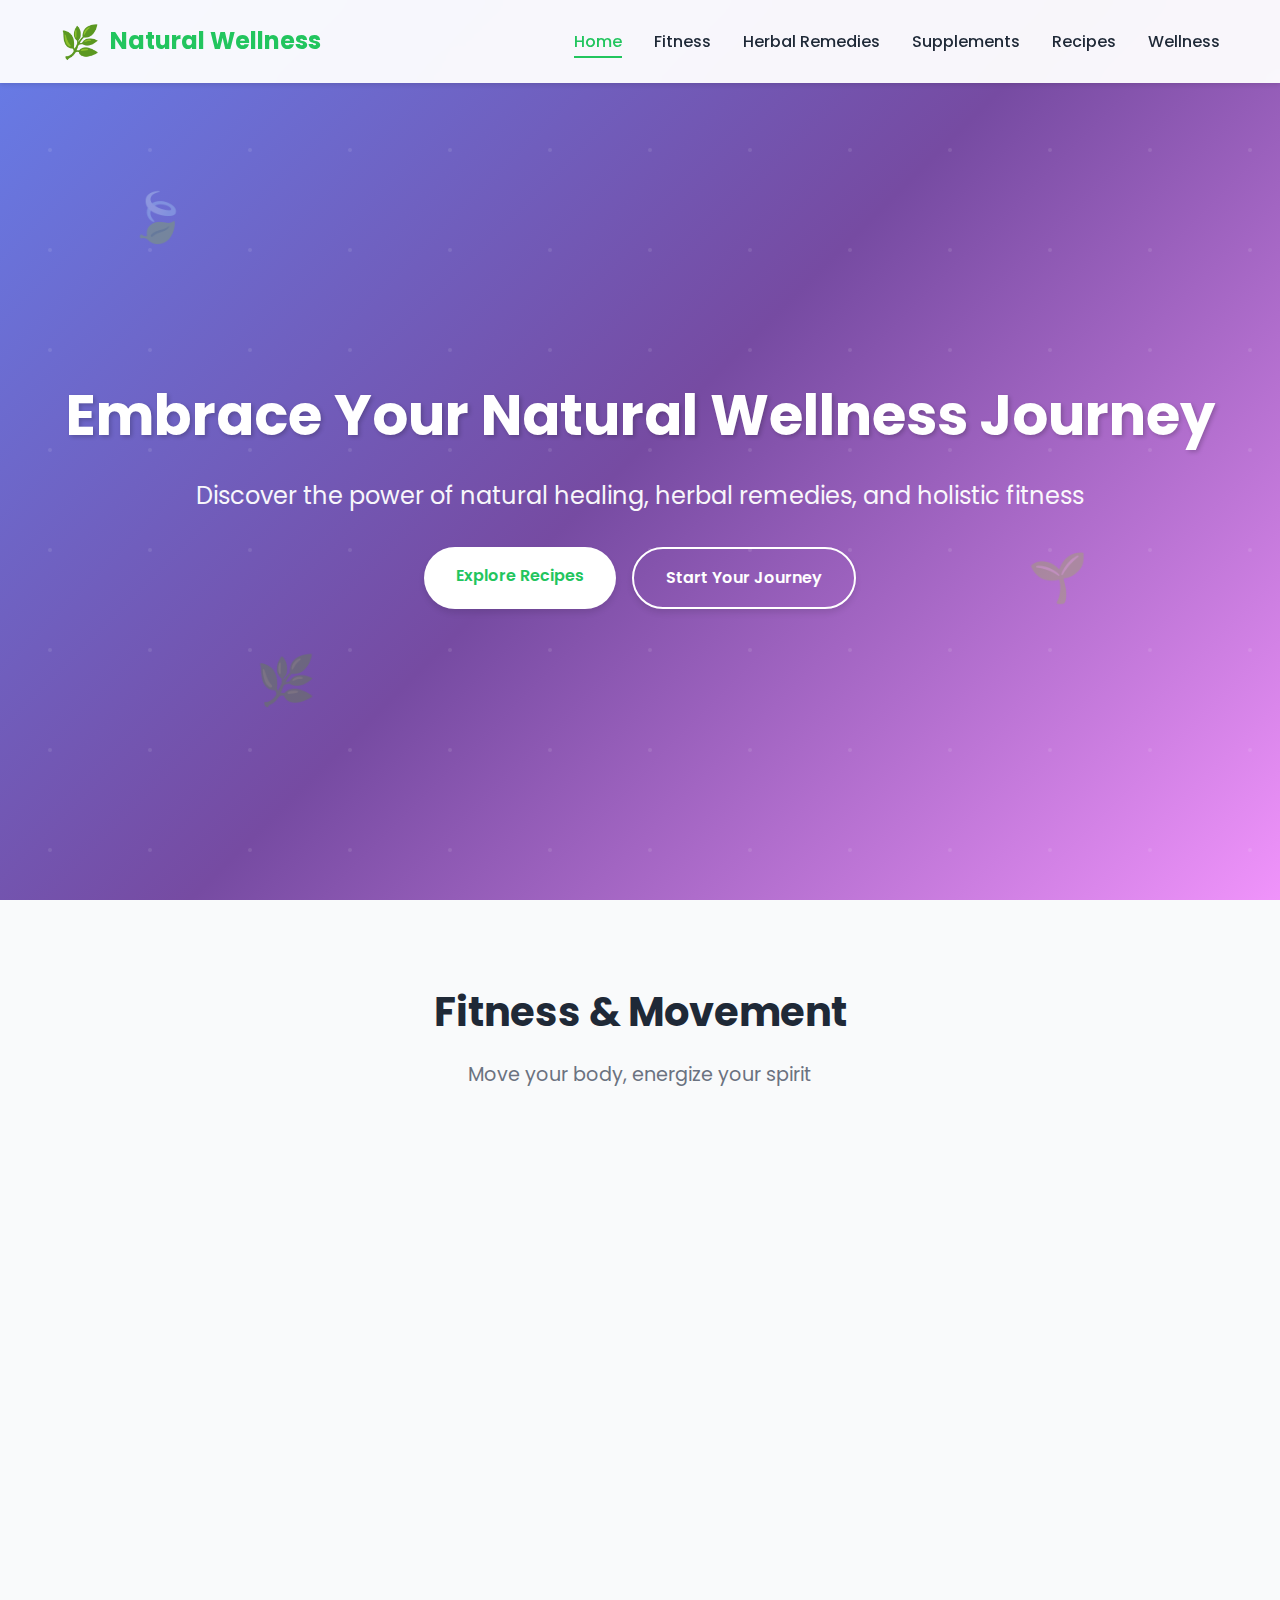
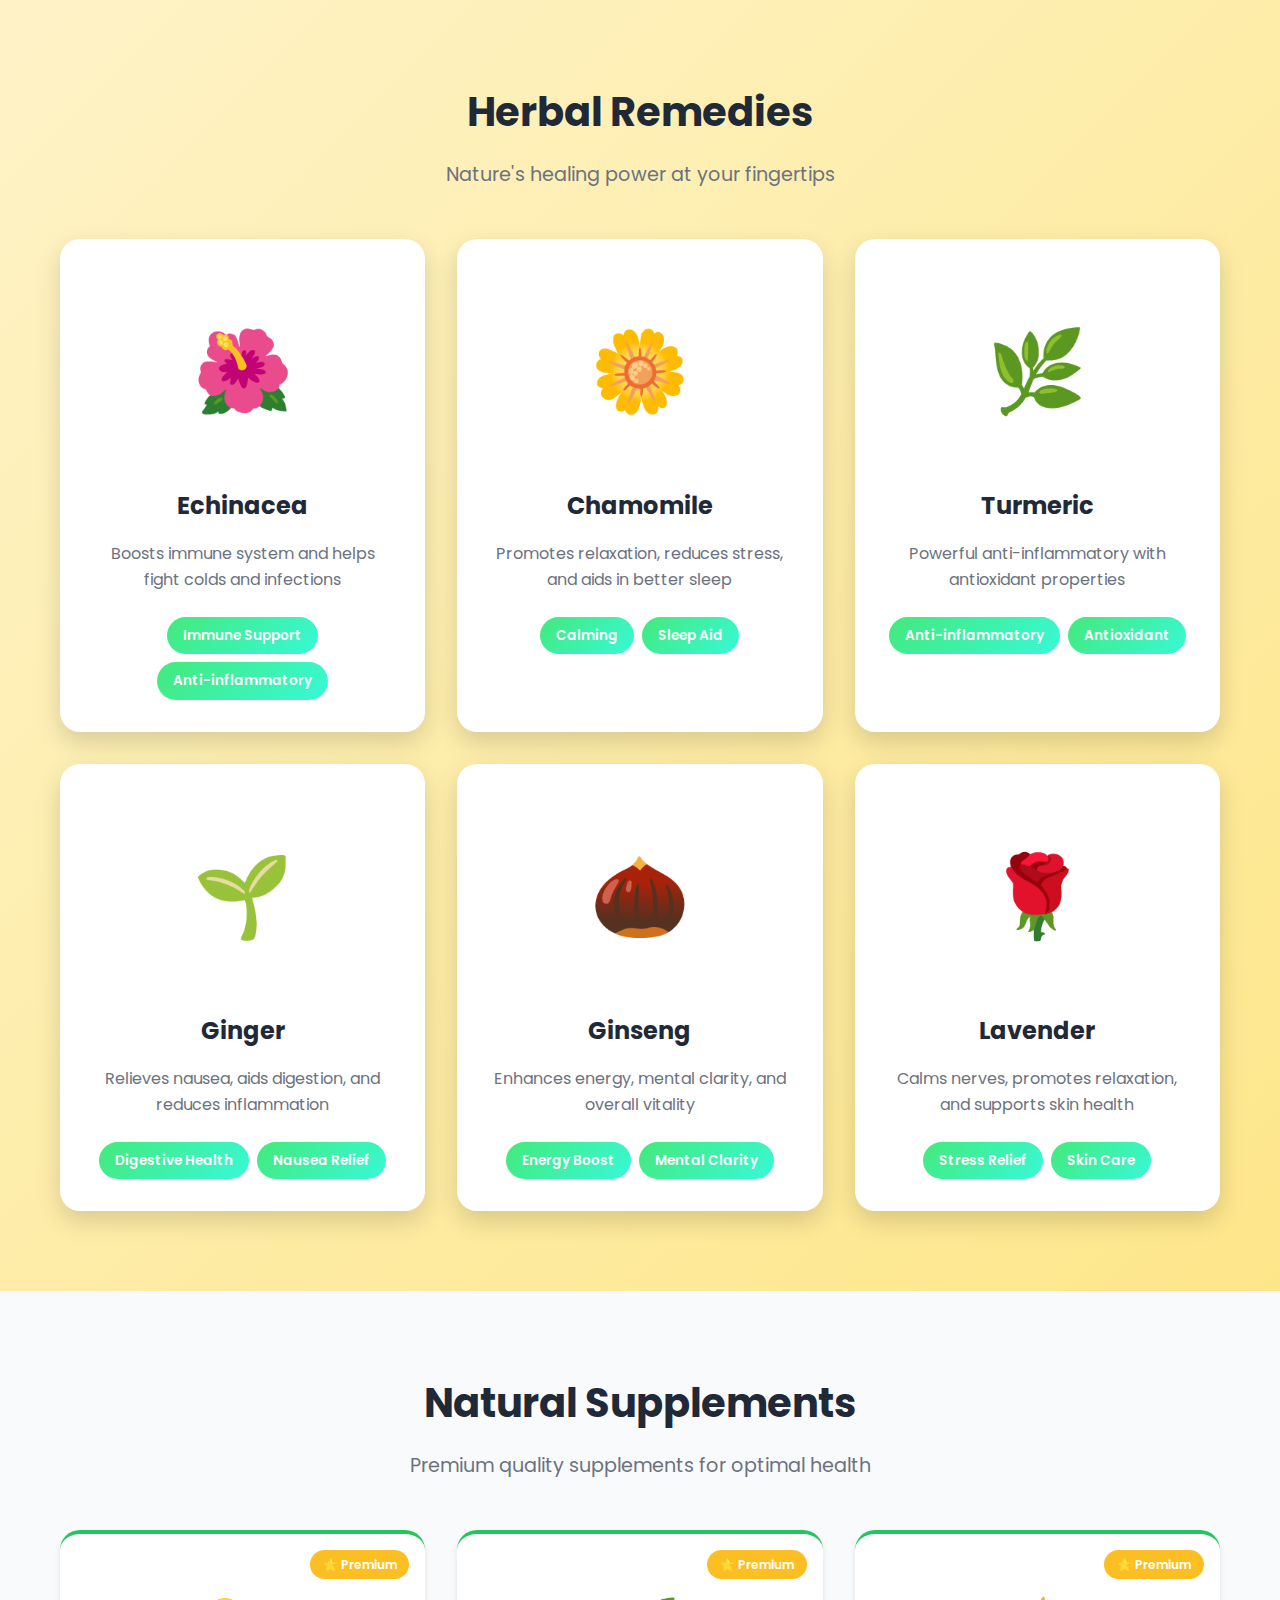
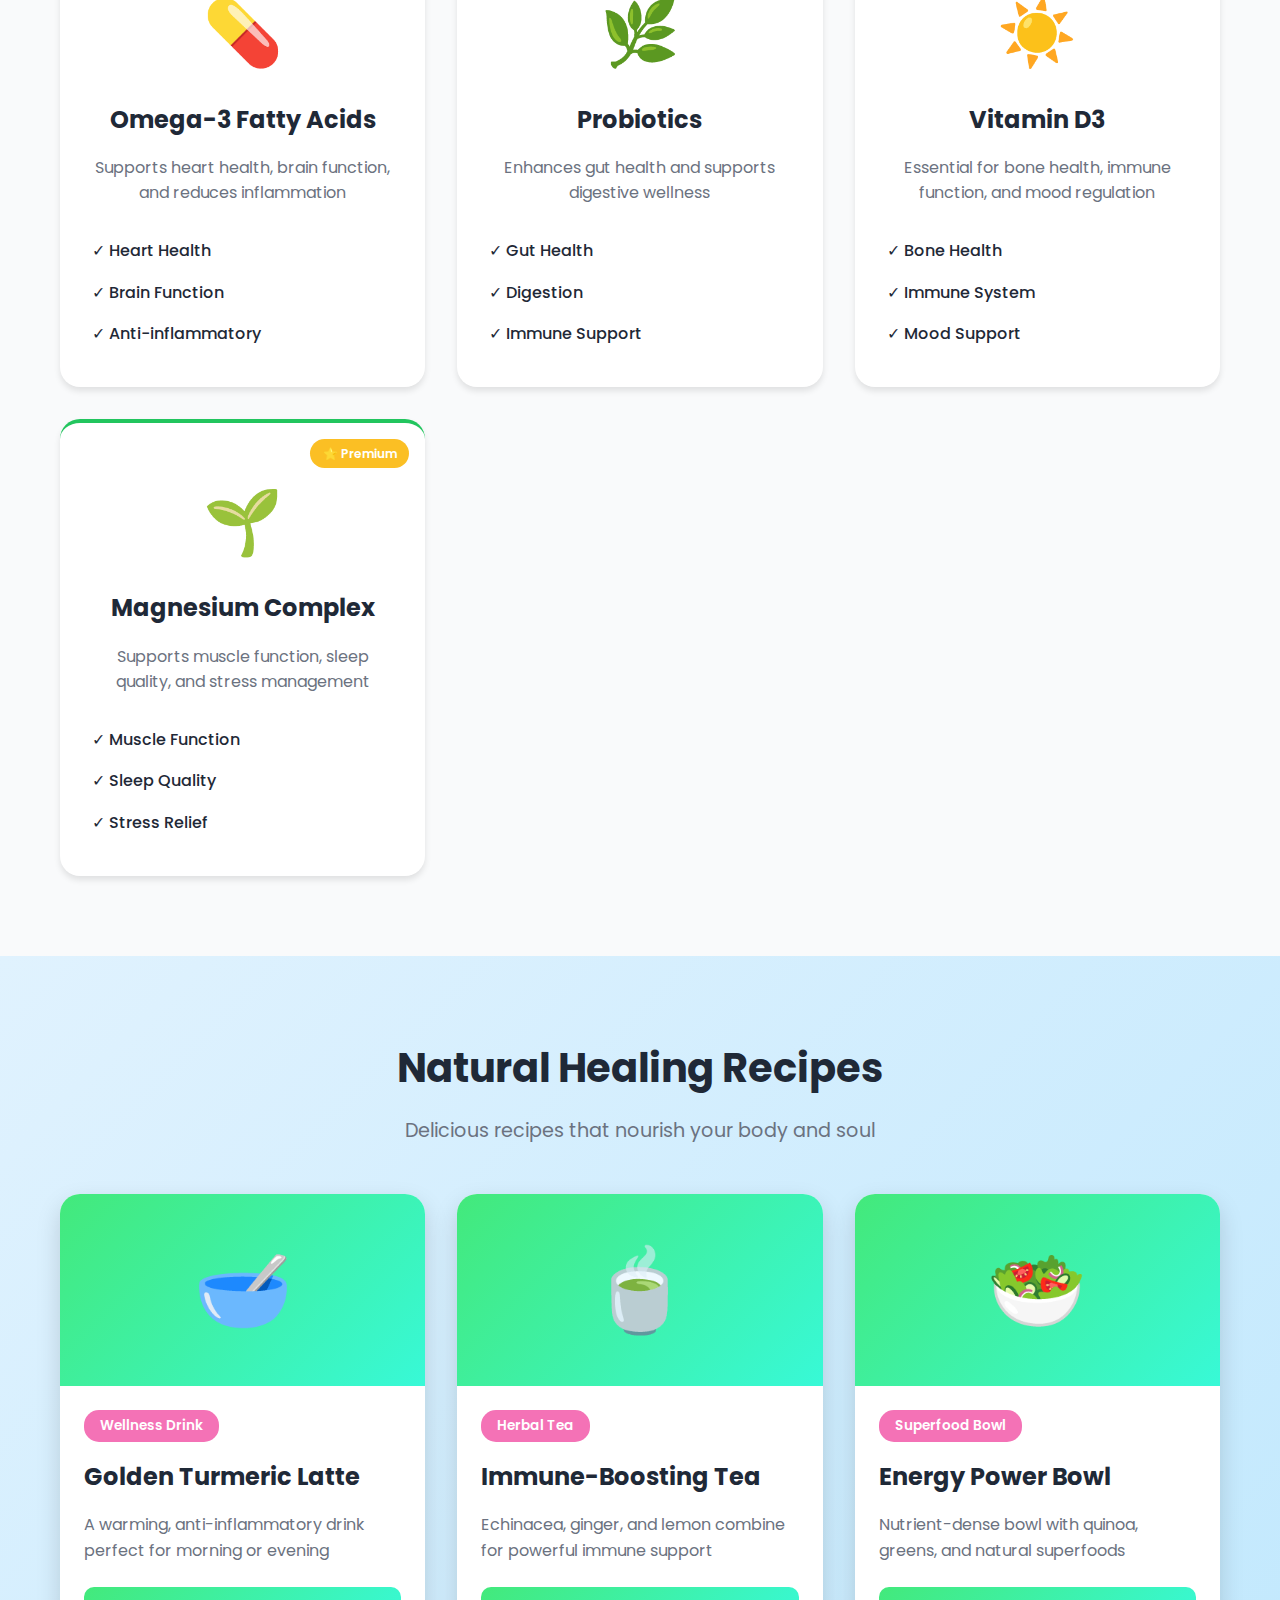
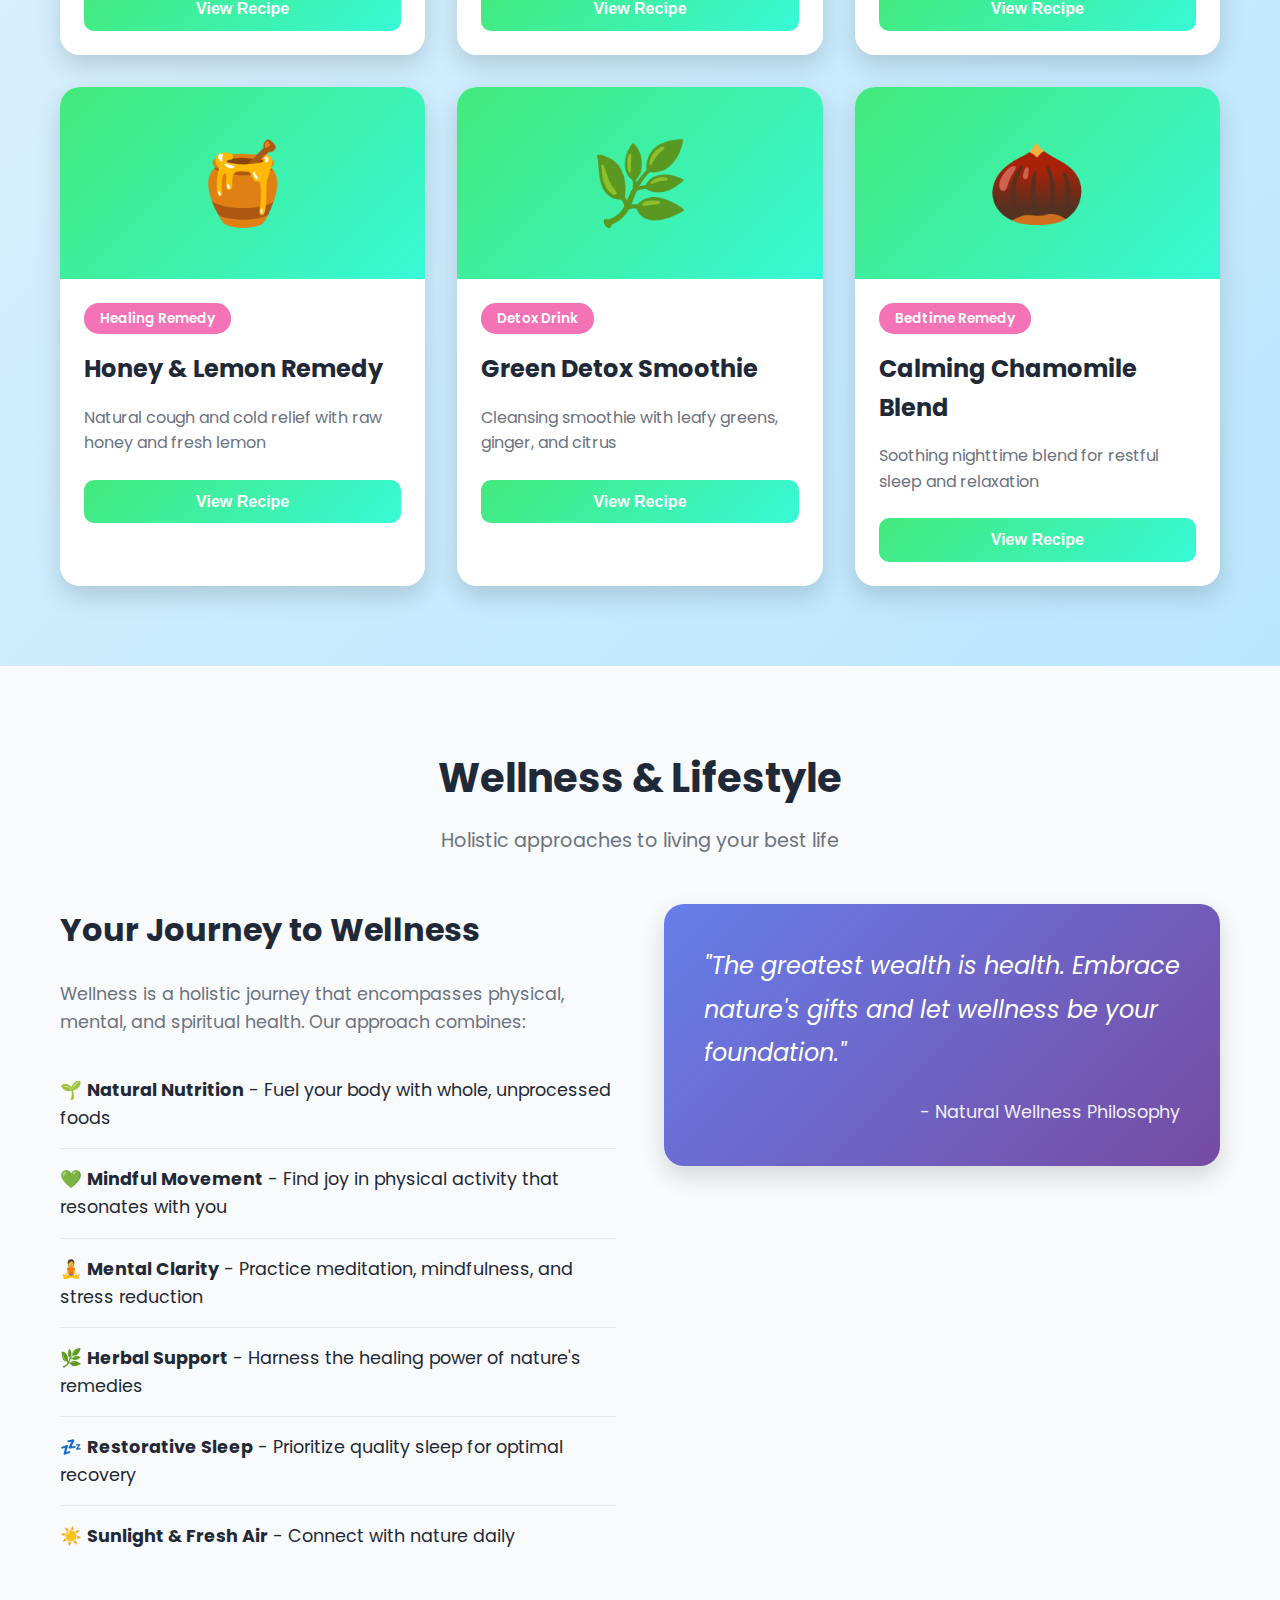
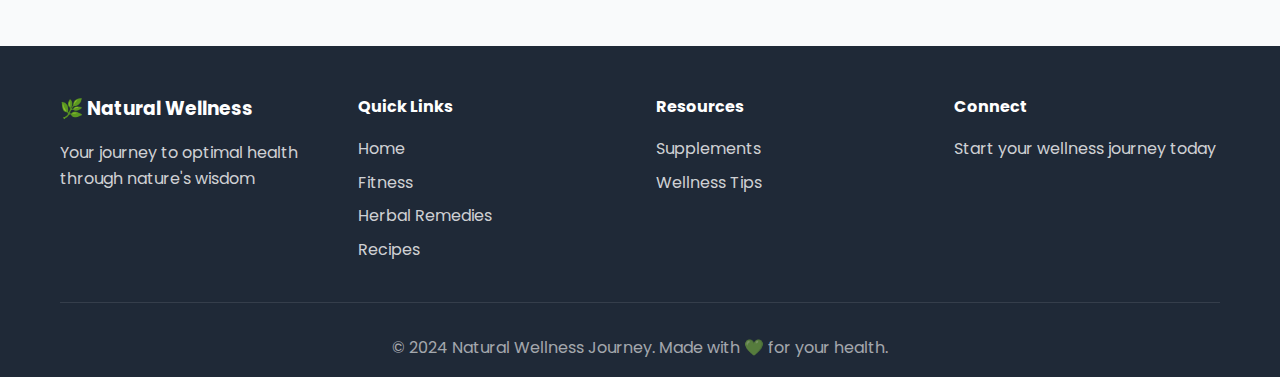
<file: index.html>
<!DOCTYPE html>
<html lang="en">
<head>
    <meta charset="UTF-8">
    <meta name="viewport" content="width=device-width, initial-scale=1.0">
    <title>Natural Wellness Journey - Health, Fitness & Healing</title>
    <link rel="stylesheet" href="styles.css">
    <link href="https://fonts.googleapis.com/css2?family=Poppins:wght@300;400;600;700&display=swap" rel="stylesheet">
</head>
<body>
    <!-- Navigation -->
    <nav class="navbar" id="navbar">
        <div class="container">
            <div class="logo">
                <span class="logo-icon">🌿</span>
                <span class="logo-text">Natural Wellness</span>
            </div>
            <ul class="nav-menu" id="navMenu">
                <li><a href="#home" class="nav-link active">Home</a></li>
                <li><a href="#fitness" class="nav-link">Fitness</a></li>
                <li><a href="#herbs" class="nav-link">Herbal Remedies</a></li>
                <li><a href="#supplements" class="nav-link">Supplements</a></li>
                <li><a href="#recipes" class="nav-link">Recipes</a></li>
                <li><a href="#wellness" class="nav-link">Wellness</a></li>
            </ul>
            <div class="hamburger" id="hamburger">
                <span></span>
                <span></span>
                <span></span>
            </div>
        </div>
    </nav>

    <!-- Hero Section -->
    <section id="home" class="hero">
        <div class="hero-content">
            <h1 class="hero-title">Embrace Your Natural Wellness Journey</h1>
            <p class="hero-subtitle">Discover the power of natural healing, herbal remedies, and holistic fitness</p>
            <div class="hero-buttons">
                <a href="#recipes" class="btn btn-primary">Explore Recipes</a>
                <a href="#wellness" class="btn btn-secondary">Start Your Journey</a>
            </div>
        </div>
        <div class="hero-decoration">
            <div class="floating-leaf leaf-1">🍃</div>
            <div class="floating-leaf leaf-2">🌱</div>
            <div class="floating-leaf leaf-3">🌿</div>
        </div>
    </section>

    <!-- Fitness Section -->
    <section id="fitness" class="section fitness-section">
        <div class="container">
            <h2 class="section-title">Fitness & Movement</h2>
            <p class="section-subtitle">Move your body, energize your spirit</p>
            <div class="fitness-grid">
                <div class="fitness-card" data-aos="fade-up">
                    <div class="card-icon">💪</div>
                    <h3>Strength Training</h3>
                    <p>Build natural strength with bodyweight exercises and functional movements</p>
                </div>
                <div class="fitness-card" data-aos="fade-up" data-aos-delay="100">
                    <div class="card-icon">🧘</div>
                    <h3>Yoga & Mindfulness</h3>
                    <p>Connect mind and body through ancient practices and meditation</p>
                </div>
                <div class="fitness-card" data-aos="fade-up" data-aos-delay="200">
                    <div class="card-icon">🏃</div>
                    <h3>Cardio Wellness</h3>
                    <p>Boost your cardiovascular health with enjoyable activities</p>
                </div>
                <div class="fitness-card" data-aos="fade-up" data-aos-delay="300">
                    <div class="card-icon">🌊</div>
                    <h3>Outdoor Adventures</h3>
                    <p>Experience nature's gym with hiking, swimming, and outdoor activities</p>
                </div>
            </div>
        </div>
    </section>

    <!-- Herbal Remedies Section -->
    <section id="herbs" class="section herbs-section">
        <div class="container">
            <h2 class="section-title">Herbal Remedies</h2>
            <p class="section-subtitle">Nature's healing power at your fingertips</p>
            <div class="herbs-grid">
                <div class="herb-card">
                    <div class="herb-image">🌺</div>
                    <h3>Echinacea</h3>
                    <p>Boosts immune system and helps fight colds and infections</p>
                    <div class="herb-benefits">
                        <span class="badge">Immune Support</span>
                        <span class="badge">Anti-inflammatory</span>
                    </div>
                </div>
                <div class="herb-card">
                    <div class="herb-image">🌼</div>
                    <h3>Chamomile</h3>
                    <p>Promotes relaxation, reduces stress, and aids in better sleep</p>
                    <div class="herb-benefits">
                        <span class="badge">Calming</span>
                        <span class="badge">Sleep Aid</span>
                    </div>
                </div>
                <div class="herb-card">
                    <div class="herb-image">🌿</div>
                    <h3>Turmeric</h3>
                    <p>Powerful anti-inflammatory with antioxidant properties</p>
                    <div class="herb-benefits">
                        <span class="badge">Anti-inflammatory</span>
                        <span class="badge">Antioxidant</span>
                    </div>
                </div>
                <div class="herb-card">
                    <div class="herb-image">🌱</div>
                    <h3>Ginger</h3>
                    <p>Relieves nausea, aids digestion, and reduces inflammation</p>
                    <div class="herb-benefits">
                        <span class="badge">Digestive Health</span>
                        <span class="badge">Nausea Relief</span>
                    </div>
                </div>
                <div class="herb-card">
                    <div class="herb-image">🌰</div>
                    <h3>Ginseng</h3>
                    <p>Enhances energy, mental clarity, and overall vitality</p>
                    <div class="herb-benefits">
                        <span class="badge">Energy Boost</span>
                        <span class="badge">Mental Clarity</span>
                    </div>
                </div>
                <div class="herb-card">
                    <div class="herb-image">🌹</div>
                    <h3>Lavender</h3>
                    <p>Calms nerves, promotes relaxation, and supports skin health</p>
                    <div class="herb-benefits">
                        <span class="badge">Stress Relief</span>
                        <span class="badge">Skin Care</span>
                    </div>
                </div>
            </div>
        </div>
    </section>

    <!-- Supplements Section -->
    <section id="supplements" class="section supplements-section">
        <div class="container">
            <h2 class="section-title">Natural Supplements</h2>
            <p class="section-subtitle">Premium quality supplements for optimal health</p>
            <div class="supplements-grid">
                <div class="supplement-card">
                    <div class="supplement-badge">⭐ Premium</div>
                    <div class="supplement-icon">💊</div>
                    <h3>Omega-3 Fatty Acids</h3>
                    <p>Supports heart health, brain function, and reduces inflammation</p>
                    <ul class="supplement-features">
                        <li>✓ Heart Health</li>
                        <li>✓ Brain Function</li>
                        <li>✓ Anti-inflammatory</li>
                    </ul>
                </div>
                <div class="supplement-card">
                    <div class="supplement-badge">⭐ Premium</div>
                    <div class="supplement-icon">🌿</div>
                    <h3>Probiotics</h3>
                    <p>Enhances gut health and supports digestive wellness</p>
                    <ul class="supplement-features">
                        <li>✓ Gut Health</li>
                        <li>✓ Digestion</li>
                        <li>✓ Immune Support</li>
                    </ul>
                </div>
                <div class="supplement-card">
                    <div class="supplement-badge">⭐ Premium</div>
                    <div class="supplement-icon">☀️</div>
                    <h3>Vitamin D3</h3>
                    <p>Essential for bone health, immune function, and mood regulation</p>
                    <ul class="supplement-features">
                        <li>✓ Bone Health</li>
                        <li>✓ Immune System</li>
                        <li>✓ Mood Support</li>
                    </ul>
                </div>
                <div class="supplement-card">
                    <div class="supplement-badge">⭐ Premium</div>
                    <div class="supplement-icon">🌱</div>
                    <h3>Magnesium Complex</h3>
                    <p>Supports muscle function, sleep quality, and stress management</p>
                    <ul class="supplement-features">
                        <li>✓ Muscle Function</li>
                        <li>✓ Sleep Quality</li>
                        <li>✓ Stress Relief</li>
                    </ul>
                </div>
            </div>
        </div>
    </section>

    <!-- Recipes Section -->
    <section id="recipes" class="section recipes-section">
        <div class="container">
            <h2 class="section-title">Natural Healing Recipes</h2>
            <p class="section-subtitle">Delicious recipes that nourish your body and soul</p>
            <div class="recipes-grid">
                <div class="recipe-card">
                    <div class="recipe-image">🥣</div>
                    <div class="recipe-content">
                        <span class="recipe-category">Wellness Drink</span>
                        <h3>Golden Turmeric Latte</h3>
                        <p>A warming, anti-inflammatory drink perfect for morning or evening</p>
                        <button class="recipe-btn" onclick="showRecipe('turmeric-latte')">View Recipe</button>
                    </div>
                </div>
                <div class="recipe-card">
                    <div class="recipe-image">🍵</div>
                    <div class="recipe-content">
                        <span class="recipe-category">Herbal Tea</span>
                        <h3>Immune-Boosting Tea</h3>
                        <p>Echinacea, ginger, and lemon combine for powerful immune support</p>
                        <button class="recipe-btn" onclick="showRecipe('immune-tea')">View Recipe</button>
                    </div>
                </div>
                <div class="recipe-card">
                    <div class="recipe-image">🥗</div>
                    <div class="recipe-content">
                        <span class="recipe-category">Superfood Bowl</span>
                        <h3>Energy Power Bowl</h3>
                        <p>Nutrient-dense bowl with quinoa, greens, and natural superfoods</p>
                        <button class="recipe-btn" onclick="showRecipe('power-bowl')">View Recipe</button>
                    </div>
                </div>
                <div class="recipe-card">
                    <div class="recipe-image">🍯</div>
                    <div class="recipe-content">
                        <span class="recipe-category">Healing Remedy</span>
                        <h3>Honey & Lemon Remedy</h3>
                        <p>Natural cough and cold relief with raw honey and fresh lemon</p>
                        <button class="recipe-btn" onclick="showRecipe('honey-lemon')">View Recipe</button>
                    </div>
                </div>
                <div class="recipe-card">
                    <div class="recipe-image">🌿</div>
                    <div class="recipe-content">
                        <span class="recipe-category">Detox Drink</span>
                        <h3>Green Detox Smoothie</h3>
                        <p>Cleansing smoothie with leafy greens, ginger, and citrus</p>
                        <button class="recipe-btn" onclick="showRecipe('detox-smoothie')">View Recipe</button>
                    </div>
                </div>
                <div class="recipe-card">
                    <div class="recipe-image">🌰</div>
                    <div class="recipe-content">
                        <span class="recipe-category">Bedtime Remedy</span>
                        <h3>Calming Chamomile Blend</h3>
                        <p>Soothing nighttime blend for restful sleep and relaxation</p>
                        <button class="recipe-btn" onclick="showRecipe('chamomile-blend')">View Recipe</button>
                    </div>
                </div>
            </div>
        </div>
    </section>

    <!-- Recipe Modal -->
    <div id="recipeModal" class="modal">
        <div class="modal-content">
            <span class="close-modal" onclick="closeRecipeModal()">&times;</span>
            <div id="modalRecipeContent"></div>
        </div>
    </div>

    <!-- Wellness Section -->
    <section id="wellness" class="section wellness-section">
        <div class="container">
            <h2 class="section-title">Wellness & Lifestyle</h2>
            <p class="section-subtitle">Holistic approaches to living your best life</p>
            <div class="wellness-content">
                <div class="wellness-text">
                    <h3>Your Journey to Wellness</h3>
                    <p>Wellness is a holistic journey that encompasses physical, mental, and spiritual health. Our approach combines:</p>
                    <ul class="wellness-list">
                        <li>🌱 <strong>Natural Nutrition</strong> - Fuel your body with whole, unprocessed foods</li>
                        <li>💚 <strong>Mindful Movement</strong> - Find joy in physical activity that resonates with you</li>
                        <li>🧘 <strong>Mental Clarity</strong> - Practice meditation, mindfulness, and stress reduction</li>
                        <li>🌿 <strong>Herbal Support</strong> - Harness the healing power of nature's remedies</li>
                        <li>💤 <strong>Restorative Sleep</strong> - Prioritize quality sleep for optimal recovery</li>
                        <li>☀️ <strong>Sunlight & Fresh Air</strong> - Connect with nature daily</li>
                    </ul>
                </div>
                <div class="wellness-quote">
                    <blockquote>
                        "The greatest wealth is health. Embrace nature's gifts and let wellness be your foundation."
                    </blockquote>
                    <div class="quote-author">- Natural Wellness Philosophy</div>
                </div>
            </div>
        </div>
    </section>

    <!-- Footer -->
    <footer class="footer">
        <div class="container">
            <div class="footer-content">
                <div class="footer-section">
                    <h3>🌿 Natural Wellness</h3>
                    <p>Your journey to optimal health through nature's wisdom</p>
                </div>
                <div class="footer-section">
                    <h4>Quick Links</h4>
                    <ul>
                        <li><a href="#home">Home</a></li>
                        <li><a href="#fitness">Fitness</a></li>
                        <li><a href="#herbs">Herbal Remedies</a></li>
                        <li><a href="#recipes">Recipes</a></li>
                    </ul>
                </div>
                <div class="footer-section">
                    <h4>Resources</h4>
                    <ul>
                        <li><a href="#supplements">Supplements</a></li>
                        <li><a href="#wellness">Wellness Tips</a></li>
                    </ul>
                </div>
                <div class="footer-section">
                    <h4>Connect</h4>
                    <p>Start your wellness journey today</p>
                </div>
            </div>
            <div class="footer-bottom">
                <p>&copy; 2024 Natural Wellness Journey. Made with 💚 for your health.</p>
            </div>
        </div>
    </footer>

    <script src="script.js"></script>
</body>
</html>
</file>
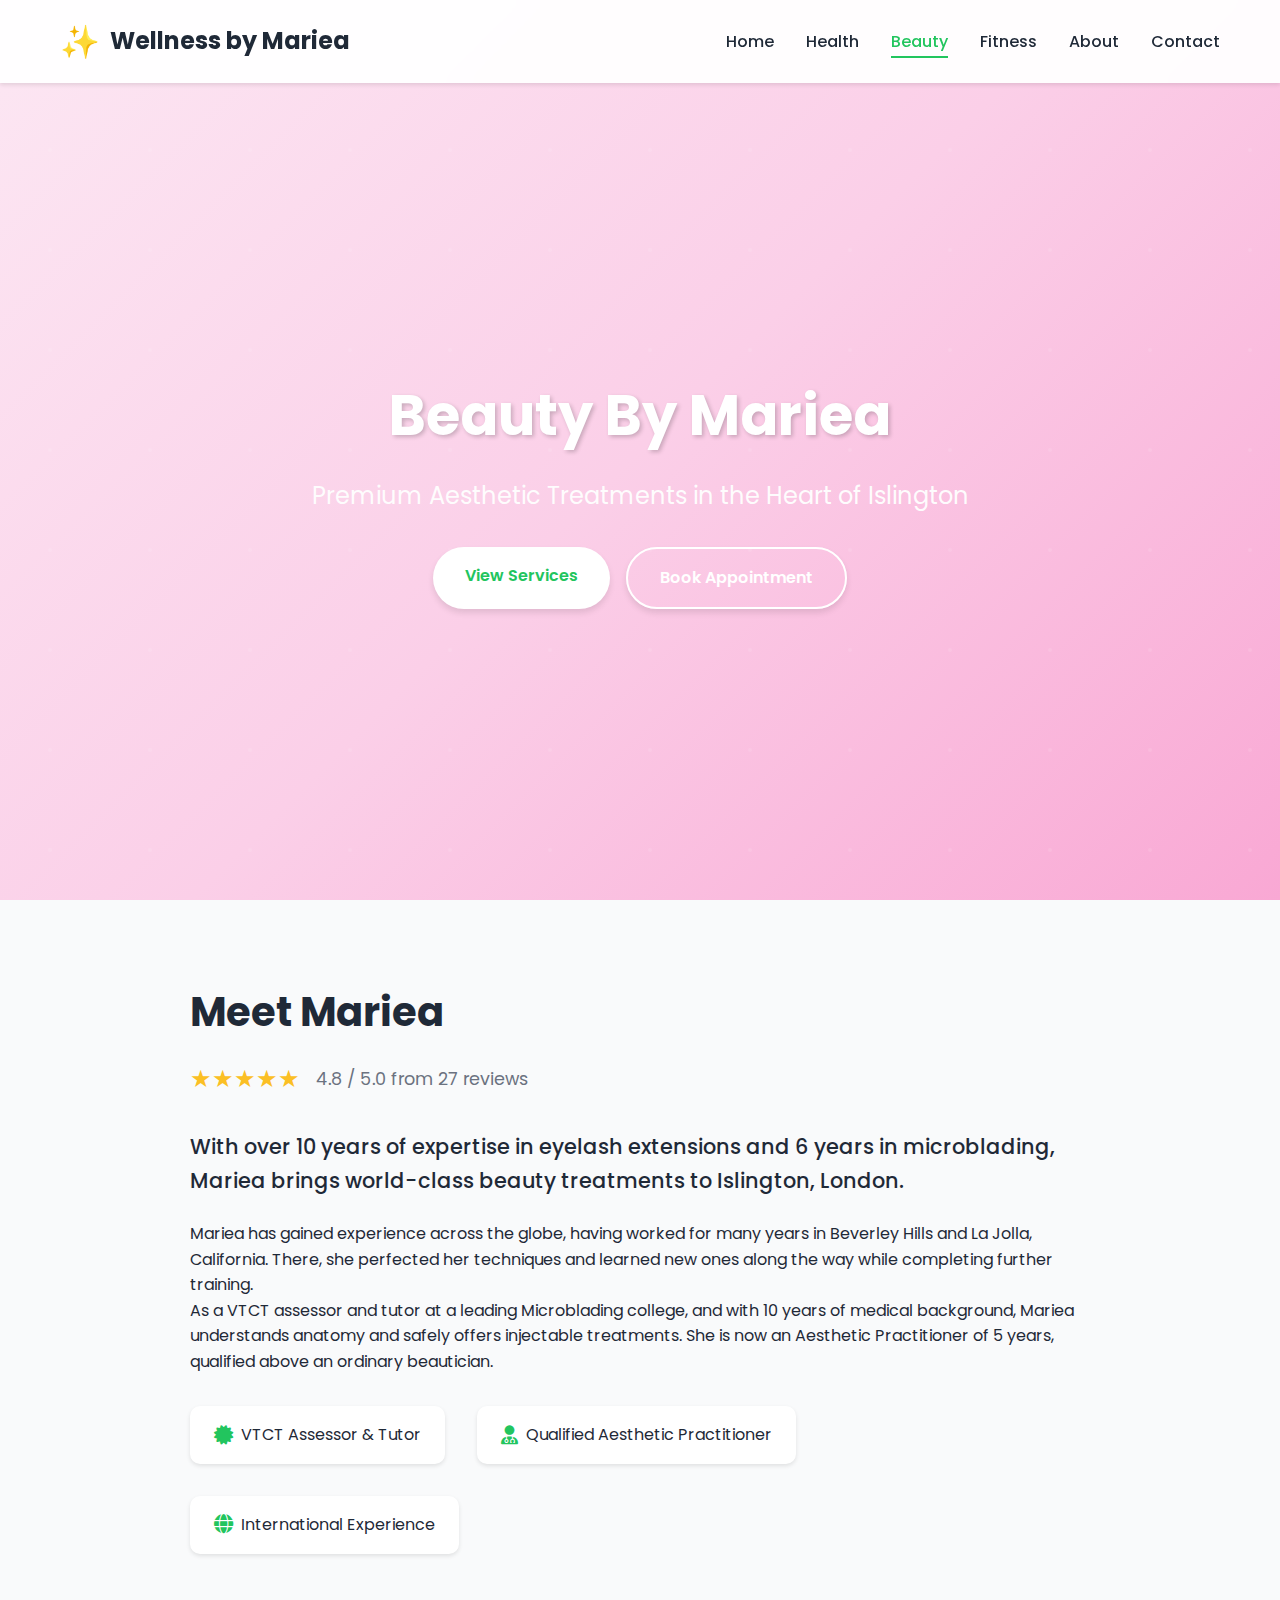
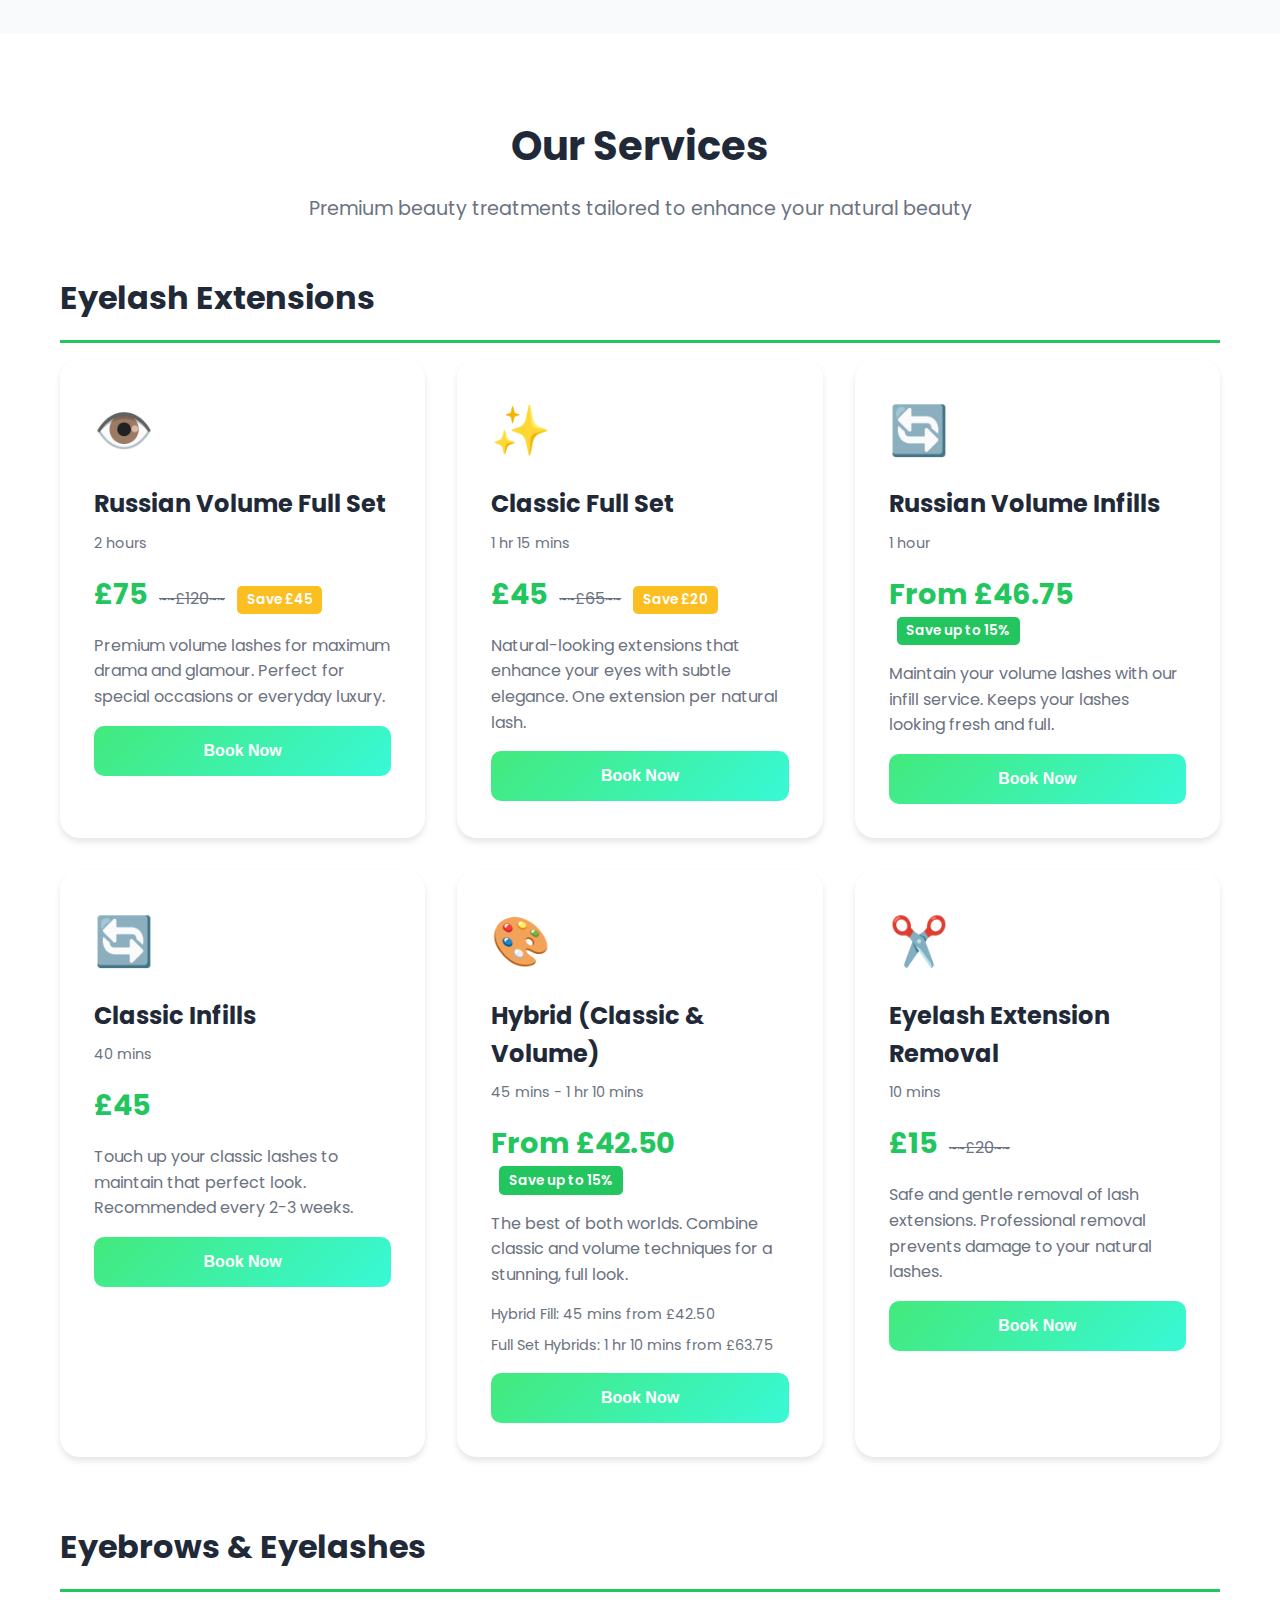
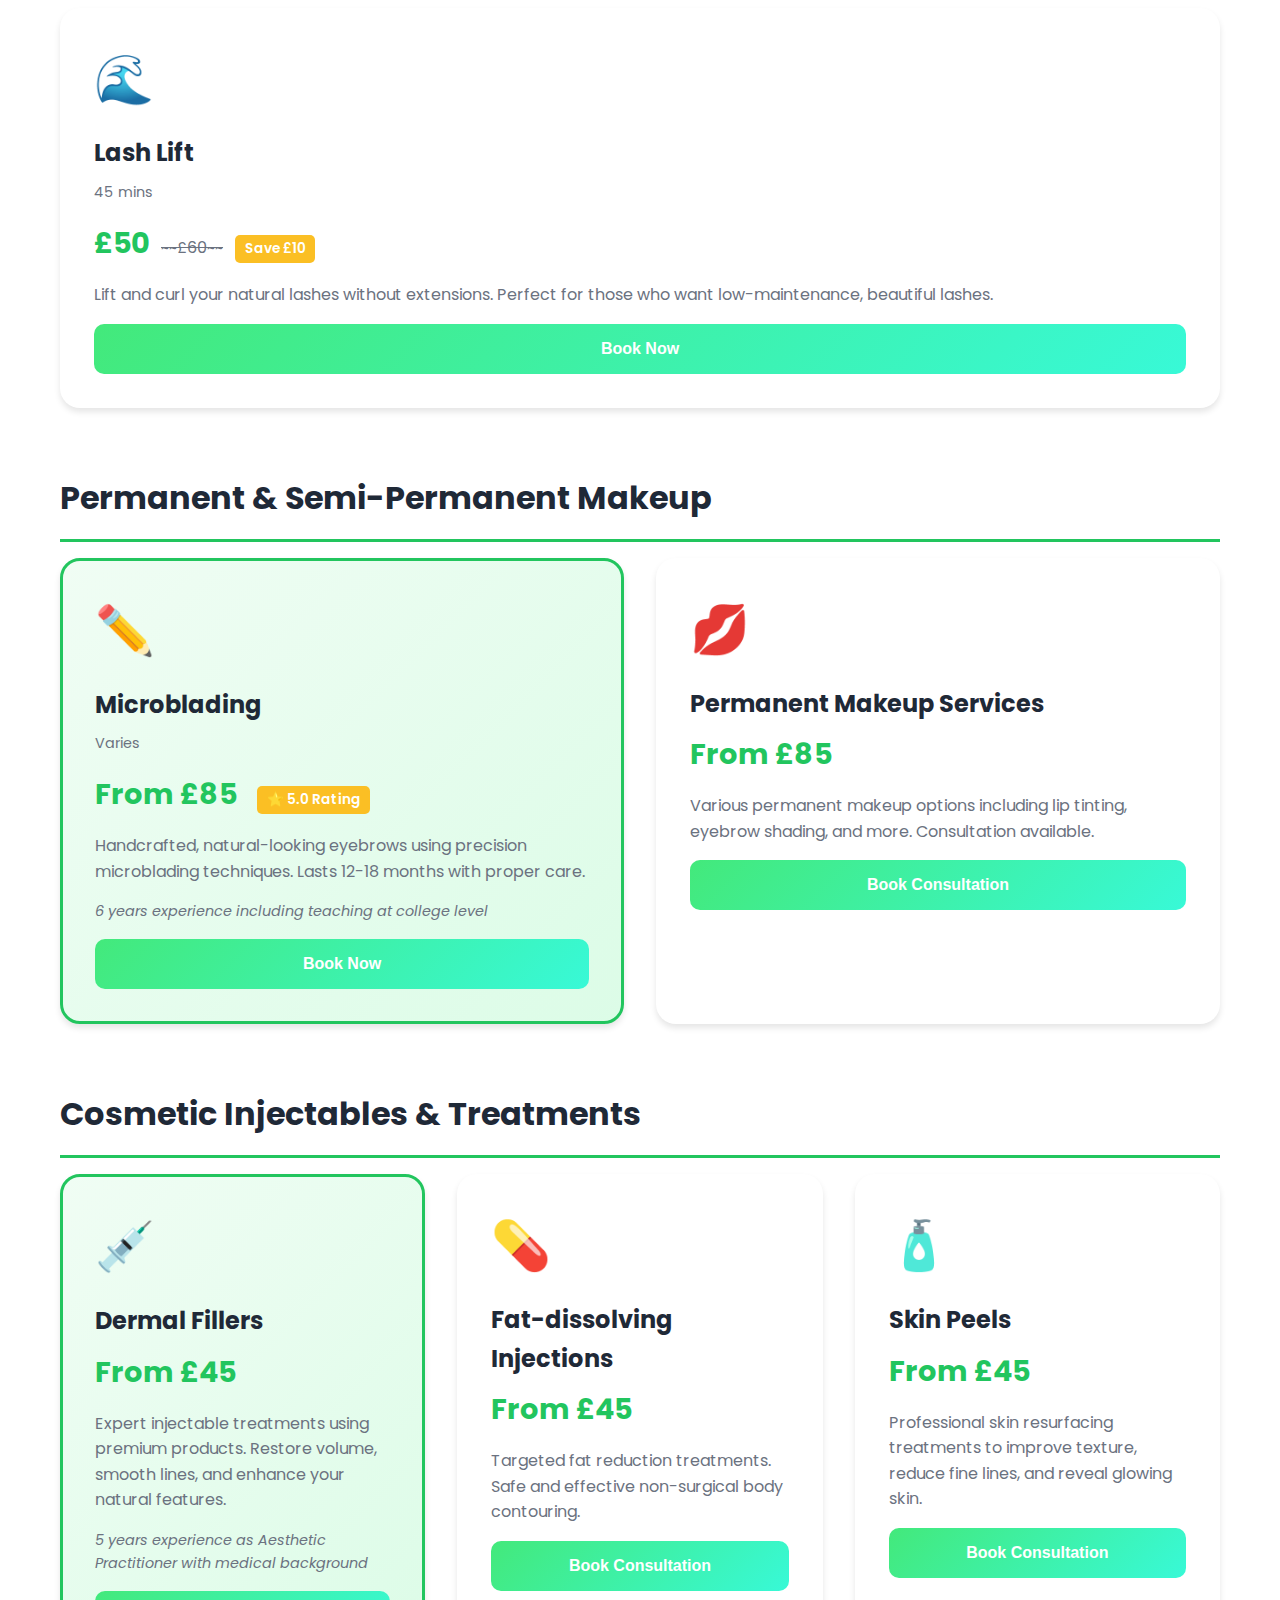
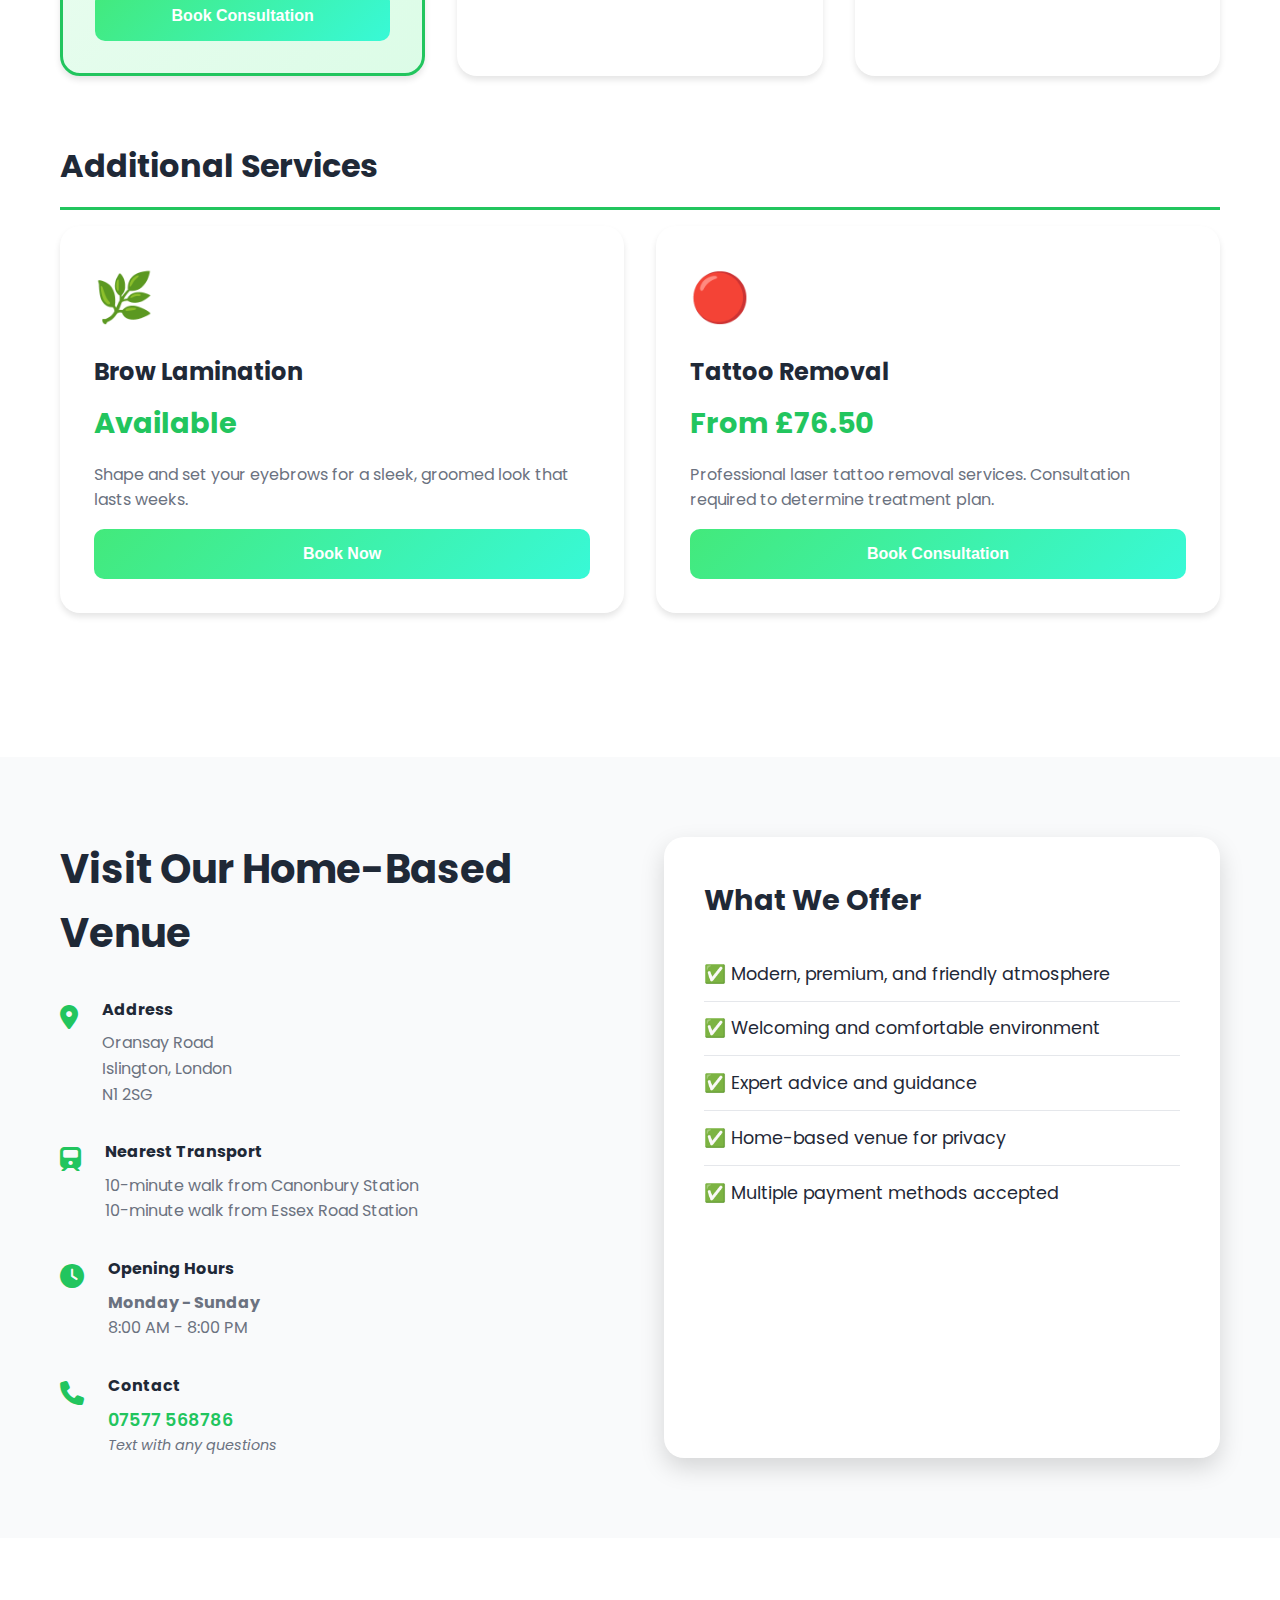
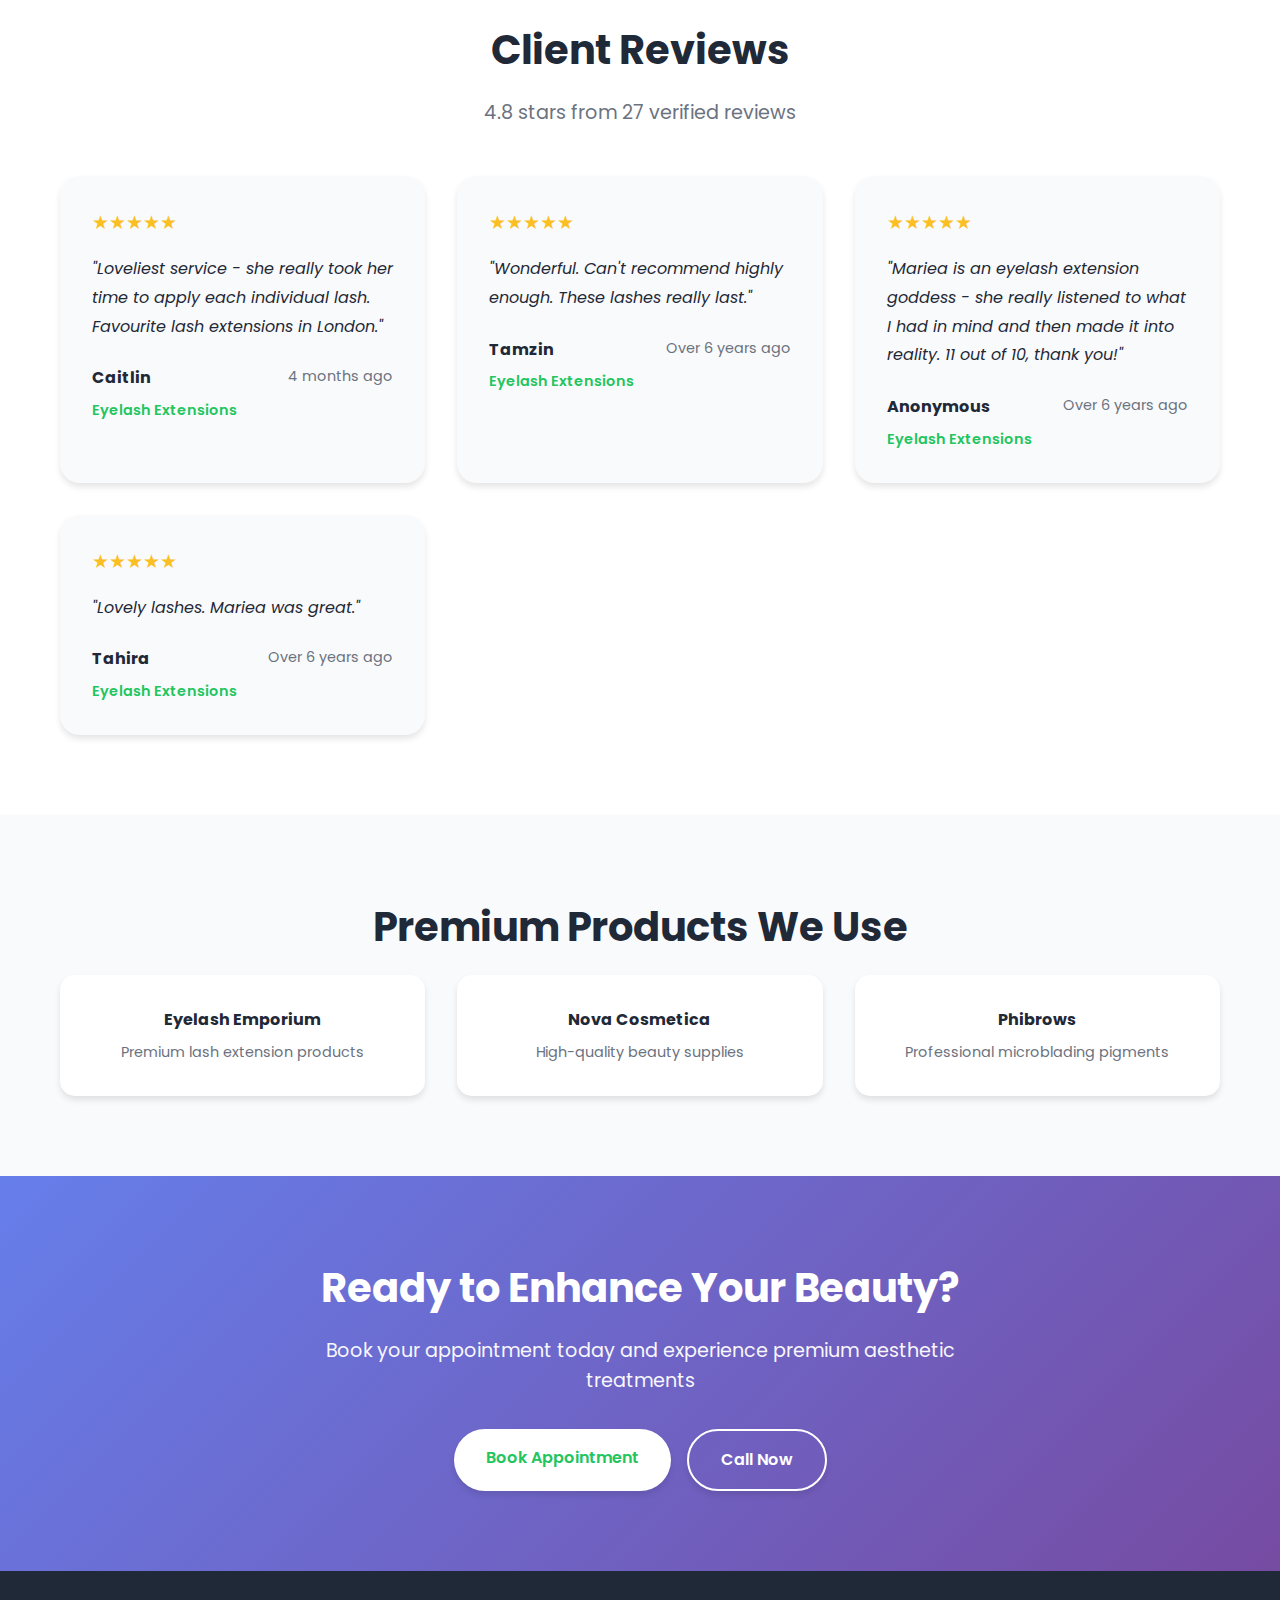
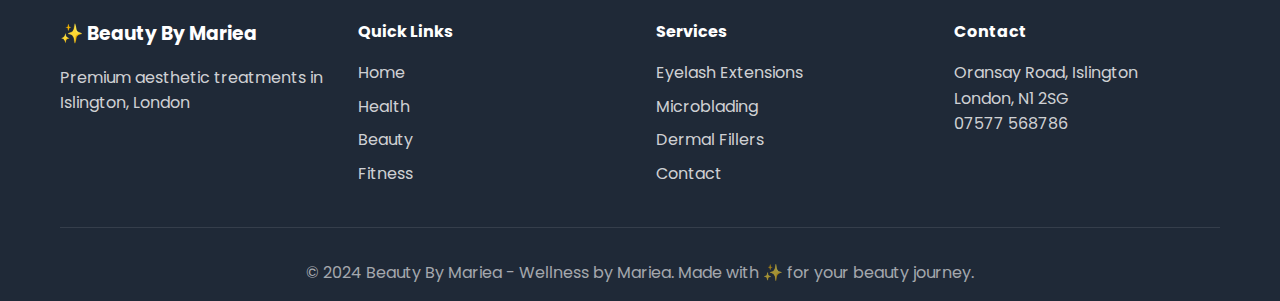
<file: beauty.html>
<!DOCTYPE html>
<html lang="en">
<head>
    <meta charset="UTF-8">
    <meta name="viewport" content="width=device-width, initial-scale=1.0">
    <title>Beauty By Mariea - Premium Aesthetic Services</title>
    <link rel="stylesheet" href="styles.css">
    <link href="https://fonts.googleapis.com/css2?family=Poppins:wght@300;400;600;700&display=swap" rel="stylesheet">
    <link rel="stylesheet" href="https://cdnjs.cloudflare.com/ajax/libs/font-awesome/6.4.0/css/all.min.css">
</head>
<body>
    <!-- Navigation -->
    <nav class="navbar" id="navbar">
        <div class="container">
            <a href="index.html" class="logo" style="text-decoration: none; color: inherit;">
                <span class="logo-icon">✨</span>
                <span class="logo-text">Wellness by Mariea</span>
            </a>
            <ul class="nav-menu" id="navMenu">
                <li><a href="index.html" class="nav-link">Home</a></li>
                <li><a href="health.html" class="nav-link">Health</a></li>
                <li><a href="beauty.html" class="nav-link active">Beauty</a></li>
                <li><a href="fitness.html" class="nav-link">Fitness</a></li>
                <li><a href="index.html#about" class="nav-link">About</a></li>
                <li><a href="index.html#contact" class="nav-link">Contact</a></li>
            </ul>
            <div class="hamburger" id="hamburger">
                <span></span>
                <span></span>
                <span></span>
            </div>
        </div>
    </nav>

    <!-- Beauty Hero Section -->
    <section class="beauty-hero hero">
        <div class="hero-content">
            <h1 class="hero-title">Beauty By Mariea</h1>
            <p class="hero-subtitle">Premium Aesthetic Treatments in the Heart of Islington</p>
            <div class="hero-buttons">
                <a href="#services" class="btn btn-primary">View Services</a>
                <a href="index.html#contact" class="btn btn-secondary">Book Appointment</a>
            </div>
        </div>
    </section>

    <!-- About Mariea Section -->
    <section class="section about-mariea-section">
        <div class="container">
            <div class="about-mariea-content">
                <div class="mariea-intro">
                    <h2>Meet Mariea</h2>
                    <div class="rating-display">
                        <span class="stars">★★★★★</span>
                        <span class="rating-text">4.8 / 5.0 from 27 reviews</span>
                    </div>
                    <p class="lead">With over 10 years of expertise in eyelash extensions and 6 years in microblading, Mariea brings world-class beauty treatments to Islington, London.</p>
                    <p>Mariea has gained experience across the globe, having worked for many years in Beverley Hills and La Jolla, California. There, she perfected her techniques and learned new ones along the way while completing further training.</p>
                    <p>As a VTCT assessor and tutor at a leading Microblading college, and with 10 years of medical background, Mariea understands anatomy and safely offers injectable treatments. She is now an Aesthetic Practitioner of 5 years, qualified above an ordinary beautician.</p>
                    <div class="credentials">
                        <div class="credential-item">
                            <i class="fas fa-certificate"></i>
                            <span>VTCT Assessor & Tutor</span>
                        </div>
                        <div class="credential-item">
                            <i class="fas fa-user-md"></i>
                            <span>Qualified Aesthetic Practitioner</span>
                        </div>
                        <div class="credential-item">
                            <i class="fas fa-globe"></i>
                            <span>International Experience</span>
                        </div>
                    </div>
                </div>
            </div>
        </div>
    </section>

    <!-- Services Section -->
    <section id="services" class="section services-section">
        <div class="container">
            <h2 class="section-title">Our Services</h2>
            <p class="section-subtitle">Premium beauty treatments tailored to enhance your natural beauty</p>
            
            <!-- Eyelash Extensions -->
            <div class="service-category">
                <h3 class="category-title">Eyelash Extensions</h3>
                <div class="services-grid">
                    <div class="service-card">
                        <div class="service-icon">👁️</div>
                        <h4>Russian Volume Full Set</h4>
                        <div class="service-duration">2 hours</div>
                        <div class="service-price">
                            <span class="current-price">£75</span>
                            <span class="original-price">~~£120~~</span>
                            <span class="savings">Save £45</span>
                        </div>
                        <p>Premium volume lashes for maximum drama and glamour. Perfect for special occasions or everyday luxury.</p>
                        <button class="service-btn">Book Now</button>
                    </div>
                    <div class="service-card">
                        <div class="service-icon">✨</div>
                        <h4>Classic Full Set</h4>
                        <div class="service-duration">1 hr 15 mins</div>
                        <div class="service-price">
                            <span class="current-price">£45</span>
                            <span class="original-price">~~£65~~</span>
                            <span class="savings">Save £20</span>
                        </div>
                        <p>Natural-looking extensions that enhance your eyes with subtle elegance. One extension per natural lash.</p>
                        <button class="service-btn">Book Now</button>
                    </div>
                    <div class="service-card">
                        <div class="service-icon">🔄</div>
                        <h4>Russian Volume Infills</h4>
                        <div class="service-duration">1 hour</div>
                        <div class="service-price">
                            <span class="current-price">From £46.75</span>
                            <span class="savings-badge">Save up to 15%</span>
                        </div>
                        <p>Maintain your volume lashes with our infill service. Keeps your lashes looking fresh and full.</p>
                        <button class="service-btn">Book Now</button>
                    </div>
                    <div class="service-card">
                        <div class="service-icon">🔄</div>
                        <h4>Classic Infills</h4>
                        <div class="service-duration">40 mins</div>
                        <div class="service-price">
                            <span class="current-price">£45</span>
                        </div>
                        <p>Touch up your classic lashes to maintain that perfect look. Recommended every 2-3 weeks.</p>
                        <button class="service-btn">Book Now</button>
                    </div>
                    <div class="service-card">
                        <div class="service-icon">🎨</div>
                        <h4>Hybrid (Classic & Volume)</h4>
                        <div class="service-duration">45 mins - 1 hr 10 mins</div>
                        <div class="service-price">
                            <span class="current-price">From £42.50</span>
                            <span class="savings-badge">Save up to 15%</span>
                        </div>
                        <p>The best of both worlds. Combine classic and volume techniques for a stunning, full look.</p>
                        <div class="service-options">
                            <span class="option">Hybrid Fill: 45 mins from £42.50</span>
                            <span class="option">Full Set Hybrids: 1 hr 10 mins from £63.75</span>
                        </div>
                        <button class="service-btn">Book Now</button>
                    </div>
                    <div class="service-card">
                        <div class="service-icon">✂️</div>
                        <h4>Eyelash Extension Removal</h4>
                        <div class="service-duration">10 mins</div>
                        <div class="service-price">
                            <span class="current-price">£15</span>
                            <span class="original-price">~~£20~~</span>
                        </div>
                        <p>Safe and gentle removal of lash extensions. Professional removal prevents damage to your natural lashes.</p>
                        <button class="service-btn">Book Now</button>
                    </div>
                </div>
            </div>

            <!-- Lash Lift -->
            <div class="service-category">
                <h3 class="category-title">Eyebrows & Eyelashes</h3>
                <div class="services-grid">
                    <div class="service-card">
                        <div class="service-icon">🌊</div>
                        <h4>Lash Lift</h4>
                        <div class="service-duration">45 mins</div>
                        <div class="service-price">
                            <span class="current-price">£50</span>
                            <span class="original-price">~~£60~~</span>
                            <span class="savings">Save £10</span>
                        </div>
                        <p>Lift and curl your natural lashes without extensions. Perfect for those who want low-maintenance, beautiful lashes.</p>
                        <button class="service-btn">Book Now</button>
                    </div>
                </div>
            </div>

            <!-- Permanent & Semi-Permanent Makeup -->
            <div class="service-category">
                <h3 class="category-title">Permanent & Semi-Permanent Makeup</h3>
                <div class="services-grid">
                    <div class="service-card featured">
                        <div class="service-icon">✏️</div>
                        <h4>Microblading</h4>
                        <div class="service-duration">Varies</div>
                        <div class="service-price">
                            <span class="current-price">From £85</span>
                            <span class="rating-badge">⭐ 5.0 Rating</span>
                        </div>
                        <p>Handcrafted, natural-looking eyebrows using precision microblading techniques. Lasts 12-18 months with proper care.</p>
                        <p class="service-note">6 years experience including teaching at college level</p>
                        <button class="service-btn">Book Now</button>
                    </div>
                    <div class="service-card">
                        <div class="service-icon">💋</div>
                        <h4>Permanent Makeup Services</h4>
                        <div class="service-price">
                            <span class="current-price">From £85</span>
                        </div>
                        <p>Various permanent makeup options including lip tinting, eyebrow shading, and more. Consultation available.</p>
                        <button class="service-btn">Book Consultation</button>
                    </div>
                </div>
            </div>

            <!-- Cosmetic Injectables -->
            <div class="service-category">
                <h3 class="category-title">Cosmetic Injectables & Treatments</h3>
                <div class="services-grid">
                    <div class="service-card featured">
                        <div class="service-icon">💉</div>
                        <h4>Dermal Fillers</h4>
                        <div class="service-price">
                            <span class="current-price">From £45</span>
                        </div>
                        <p>Expert injectable treatments using premium products. Restore volume, smooth lines, and enhance your natural features.</p>
                        <p class="service-note">5 years experience as Aesthetic Practitioner with medical background</p>
                        <button class="service-btn">Book Consultation</button>
                    </div>
                    <div class="service-card">
                        <div class="service-icon">💊</div>
                        <h4>Fat-dissolving Injections</h4>
                        <div class="service-price">
                            <span class="current-price">From £45</span>
                        </div>
                        <p>Targeted fat reduction treatments. Safe and effective non-surgical body contouring.</p>
                        <button class="service-btn">Book Consultation</button>
                    </div>
                    <div class="service-card">
                        <div class="service-icon">🧴</div>
                        <h4>Skin Peels</h4>
                        <div class="service-price">
                            <span class="current-price">From £45</span>
                        </div>
                        <p>Professional skin resurfacing treatments to improve texture, reduce fine lines, and reveal glowing skin.</p>
                        <button class="service-btn">Book Consultation</button>
                    </div>
                </div>
            </div>

            <!-- Other Services -->
            <div class="service-category">
                <h3 class="category-title">Additional Services</h3>
                <div class="services-grid">
                    <div class="service-card">
                        <div class="service-icon">🌿</div>
                        <h4>Brow Lamination</h4>
                        <div class="service-price">
                            <span class="current-price">Available</span>
                        </div>
                        <p>Shape and set your eyebrows for a sleek, groomed look that lasts weeks.</p>
                        <button class="service-btn">Book Now</button>
                    </div>
                    <div class="service-card">
                        <div class="service-icon">🔴</div>
                        <h4>Tattoo Removal</h4>
                        <div class="service-price">
                            <span class="current-price">From £76.50</span>
                        </div>
                        <p>Professional laser tattoo removal services. Consultation required to determine treatment plan.</p>
                        <button class="service-btn">Book Consultation</button>
                    </div>
                </div>
            </div>
        </div>
    </section>

    <!-- Location & Hours Section -->
    <section class="section location-section">
        <div class="container">
            <div class="location-content">
                <div class="location-info">
                    <h2>Visit Our Home-Based Venue</h2>
                    <div class="location-details">
                        <div class="detail-item">
                            <i class="fas fa-map-marker-alt"></i>
                            <div>
                                <h4>Address</h4>
                                <p>Oransay Road<br>Islington, London<br>N1 2SG</p>
                            </div>
                        </div>
                        <div class="detail-item">
                            <i class="fas fa-train"></i>
                            <div>
                                <h4>Nearest Transport</h4>
                                <p>10-minute walk from Canonbury Station<br>10-minute walk from Essex Road Station</p>
                            </div>
                        </div>
                        <div class="detail-item">
                            <i class="fas fa-clock"></i>
                            <div>
                                <h4>Opening Hours</h4>
                                <p><strong>Monday - Sunday</strong><br>8:00 AM - 8:00 PM</p>
                            </div>
                        </div>
                        <div class="detail-item">
                            <i class="fas fa-phone"></i>
                            <div>
                                <h4>Contact</h4>
                                <p><a href="tel:07577568786" class="phone-link">07577 568786</a></p>
                                <p class="contact-note">Text with any questions</p>
                            </div>
                        </div>
                    </div>
                </div>
                <div class="venue-features">
                    <h3>What We Offer</h3>
                    <ul class="features-list">
                        <li>✅ Modern, premium, and friendly atmosphere</li>
                        <li>✅ Welcoming and comfortable environment</li>
                        <li>✅ Expert advice and guidance</li>
                        <li>✅ Home-based venue for privacy</li>
                        <li>✅ Multiple payment methods accepted</li>
                    </ul>
                </div>
            </div>
        </div>
    </section>

    <!-- Reviews Section -->
    <section class="section reviews-section">
        <div class="container">
            <h2 class="section-title">Client Reviews</h2>
            <p class="section-subtitle">4.8 stars from 27 verified reviews</p>
            <div class="reviews-grid">
                <div class="review-card">
                    <div class="review-stars">★★★★★</div>
                    <p class="review-text">"Loveliest service - she really took her time to apply each individual lash. Favourite lash extensions in London."</p>
                    <div class="review-author">
                        <strong>Caitlin</strong>
                        <span>4 months ago</span>
                    </div>
                    <div class="review-treatment">Eyelash Extensions</div>
                </div>
                <div class="review-card">
                    <div class="review-stars">★★★★★</div>
                    <p class="review-text">"Wonderful. Can't recommend highly enough. These lashes really last."</p>
                    <div class="review-author">
                        <strong>Tamzin</strong>
                        <span>Over 6 years ago</span>
                    </div>
                    <div class="review-treatment">Eyelash Extensions</div>
                </div>
                <div class="review-card">
                    <div class="review-stars">★★★★★</div>
                    <p class="review-text">"Mariea is an eyelash extension goddess - she really listened to what I had in mind and then made it into reality. 11 out of 10, thank you!"</p>
                    <div class="review-author">
                        <strong>Anonymous</strong>
                        <span>Over 6 years ago</span>
                    </div>
                    <div class="review-treatment">Eyelash Extensions</div>
                </div>
                <div class="review-card">
                    <div class="review-stars">★★★★★</div>
                    <p class="review-text">"Lovely lashes. Mariea was great."</p>
                    <div class="review-author">
                        <strong>Tahira</strong>
                        <span>Over 6 years ago</span>
                    </div>
                    <div class="review-treatment">Eyelash Extensions</div>
                </div>
            </div>
        </div>
    </section>

    <!-- Products Used Section -->
    <section class="section products-section">
        <div class="container">
            <h2 class="section-title">Premium Products We Use</h2>
            <div class="products-grid">
                <div class="product-brand">
                    <h4>Eyelash Emporium</h4>
                    <p>Premium lash extension products</p>
                </div>
                <div class="product-brand">
                    <h4>Nova Cosmetica</h4>
                    <p>High-quality beauty supplies</p>
                </div>
                <div class="product-brand">
                    <h4>Phibrows</h4>
                    <p>Professional microblading pigments</p>
                </div>
            </div>
        </div>
    </section>

    <!-- CTA Section -->
    <section class="section cta-section">
        <div class="container">
            <div class="cta-content">
                <h2>Ready to Enhance Your Beauty?</h2>
                <p>Book your appointment today and experience premium aesthetic treatments</p>
                <div class="cta-buttons">
                    <a href="index.html#contact" class="btn btn-primary">Book Appointment</a>
                    <a href="tel:07577568786" class="btn btn-secondary">Call Now</a>
                </div>
            </div>
        </div>
    </section>

    <!-- Footer -->
    <footer class="footer">
        <div class="container">
            <div class="footer-content">
                <div class="footer-section">
                    <h3>✨ Beauty By Mariea</h3>
                    <p>Premium aesthetic treatments in Islington, London</p>
                </div>
                <div class="footer-section">
                    <h4>Quick Links</h4>
                    <ul>
                        <li><a href="index.html">Home</a></li>
                        <li><a href="health.html">Health</a></li>
                        <li><a href="beauty.html">Beauty</a></li>
                        <li><a href="fitness.html">Fitness</a></li>
                    </ul>
                </div>
                <div class="footer-section">
                    <h4>Services</h4>
                    <ul>
                        <li><a href="#services">Eyelash Extensions</a></li>
                        <li><a href="#services">Microblading</a></li>
                        <li><a href="#services">Dermal Fillers</a></li>
                        <li><a href="index.html#contact">Contact</a></li>
                    </ul>
                </div>
                <div class="footer-section">
                    <h4>Contact</h4>
                    <p>Oransay Road, Islington<br>London, N1 2SG</p>
                    <p><a href="tel:07577568786">07577 568786</a></p>
                </div>
            </div>
            <div class="footer-bottom">
                <p>&copy; 2024 Beauty By Mariea - Wellness by Mariea. Made with ✨ for your beauty journey.</p>
            </div>
        </div>
    </footer>

    <!-- Back to Top Button -->
    <button id="backToTop" class="back-to-top" aria-label="Back to top">
        <i class="fas fa-arrow-up"></i>
    </button>

    <script src="script.js"></script>
</body>
</html>
</file>
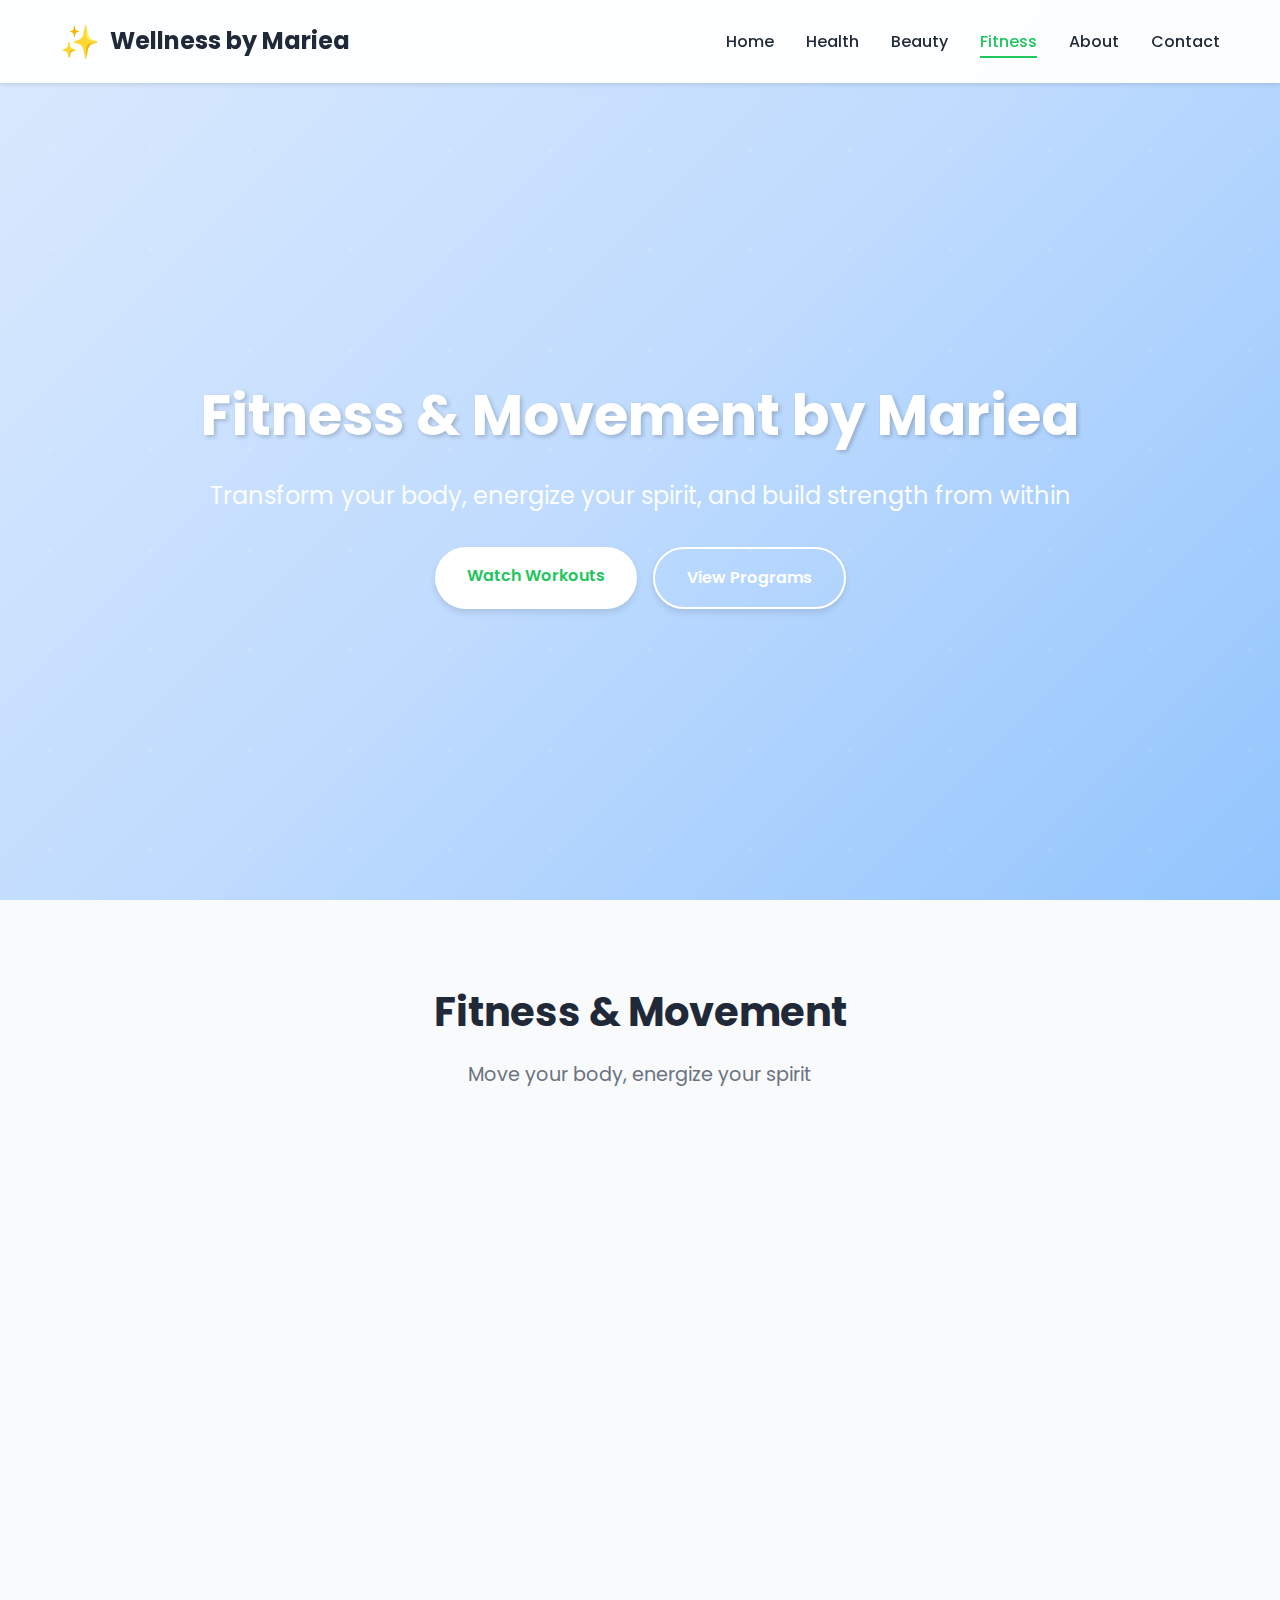
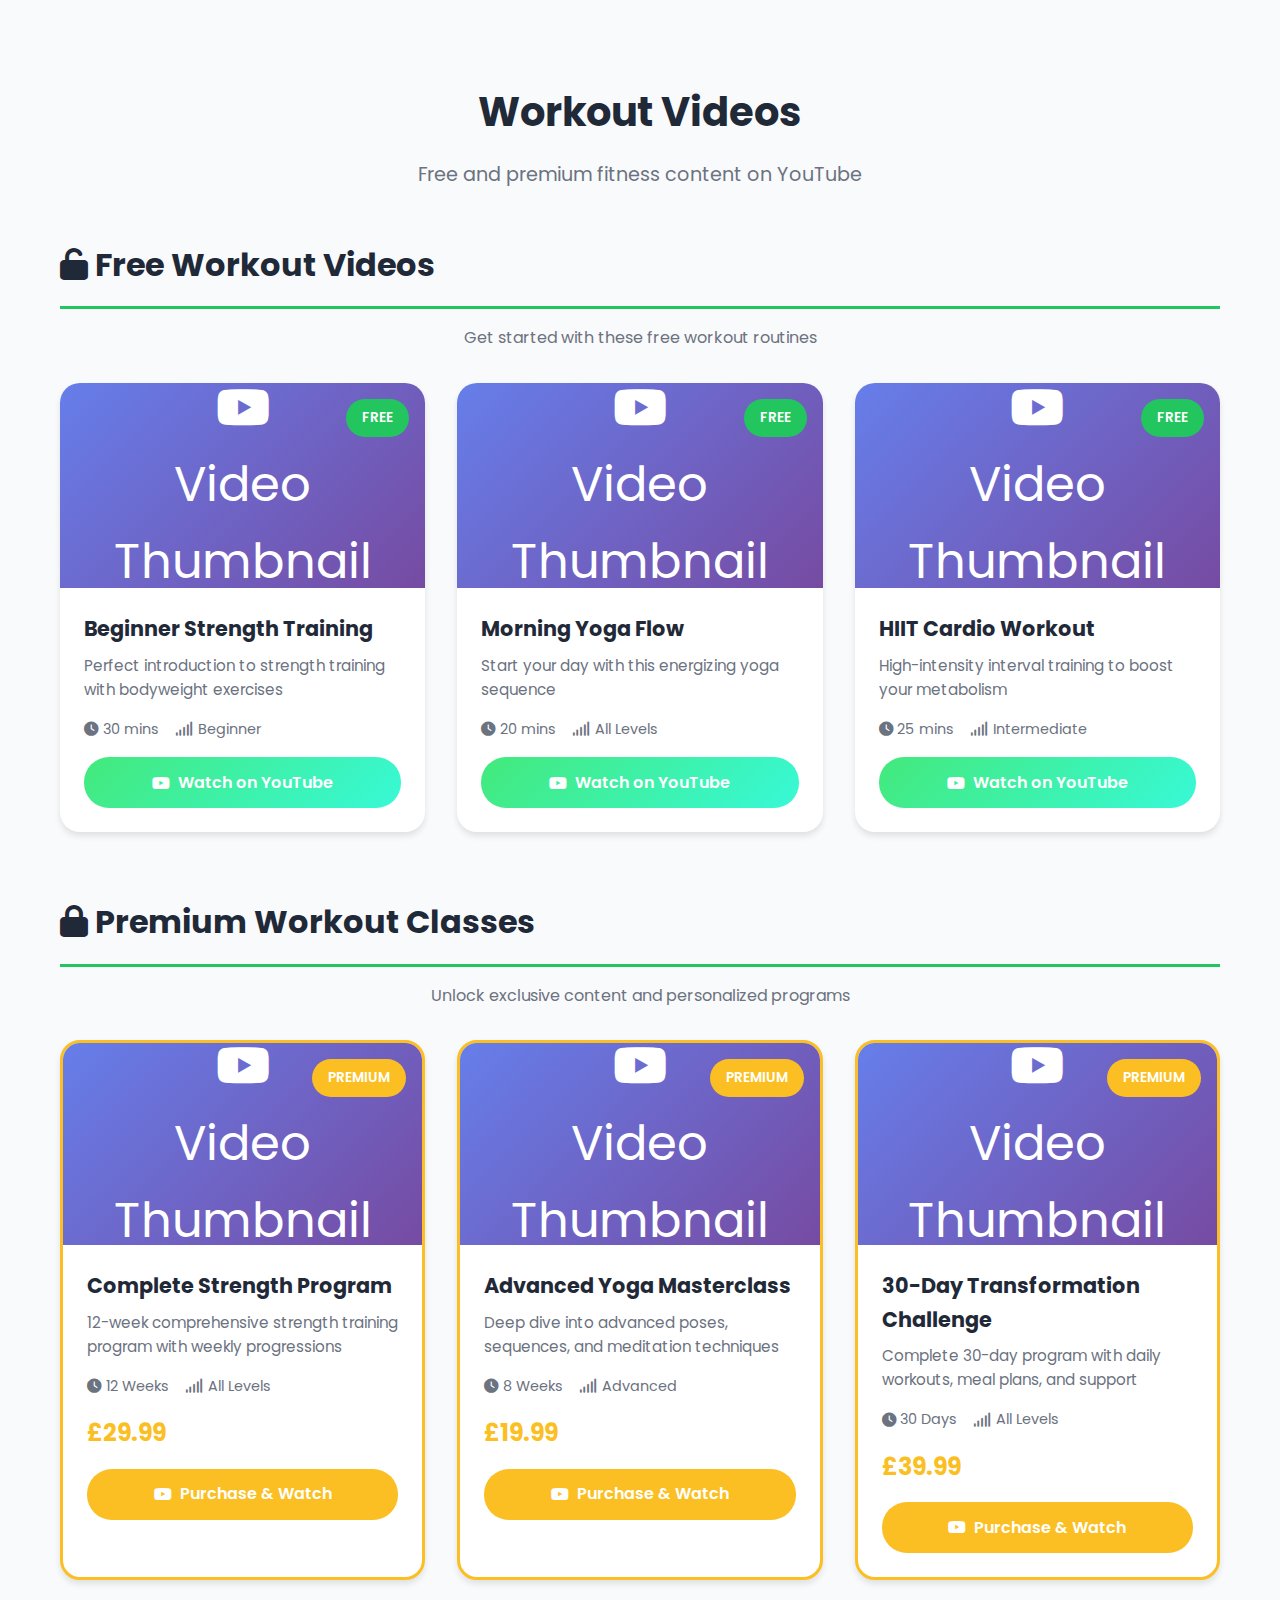
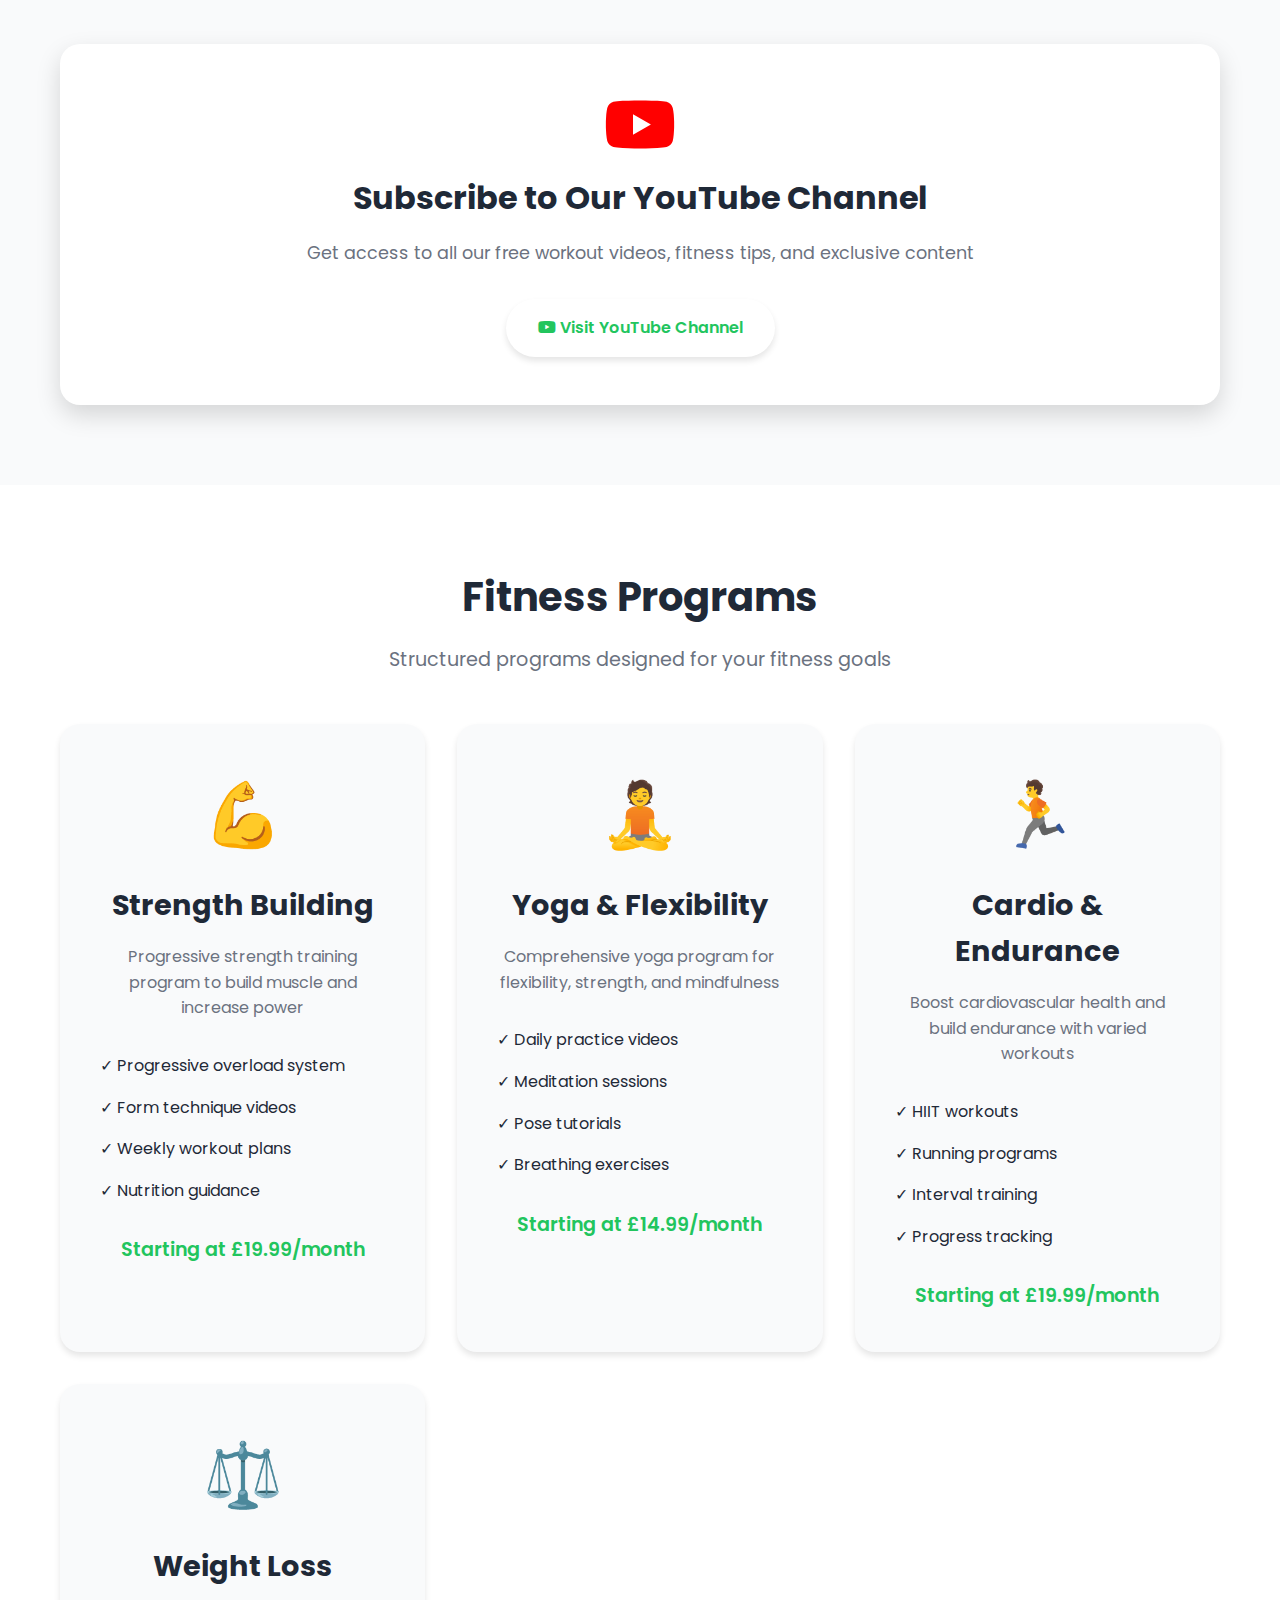
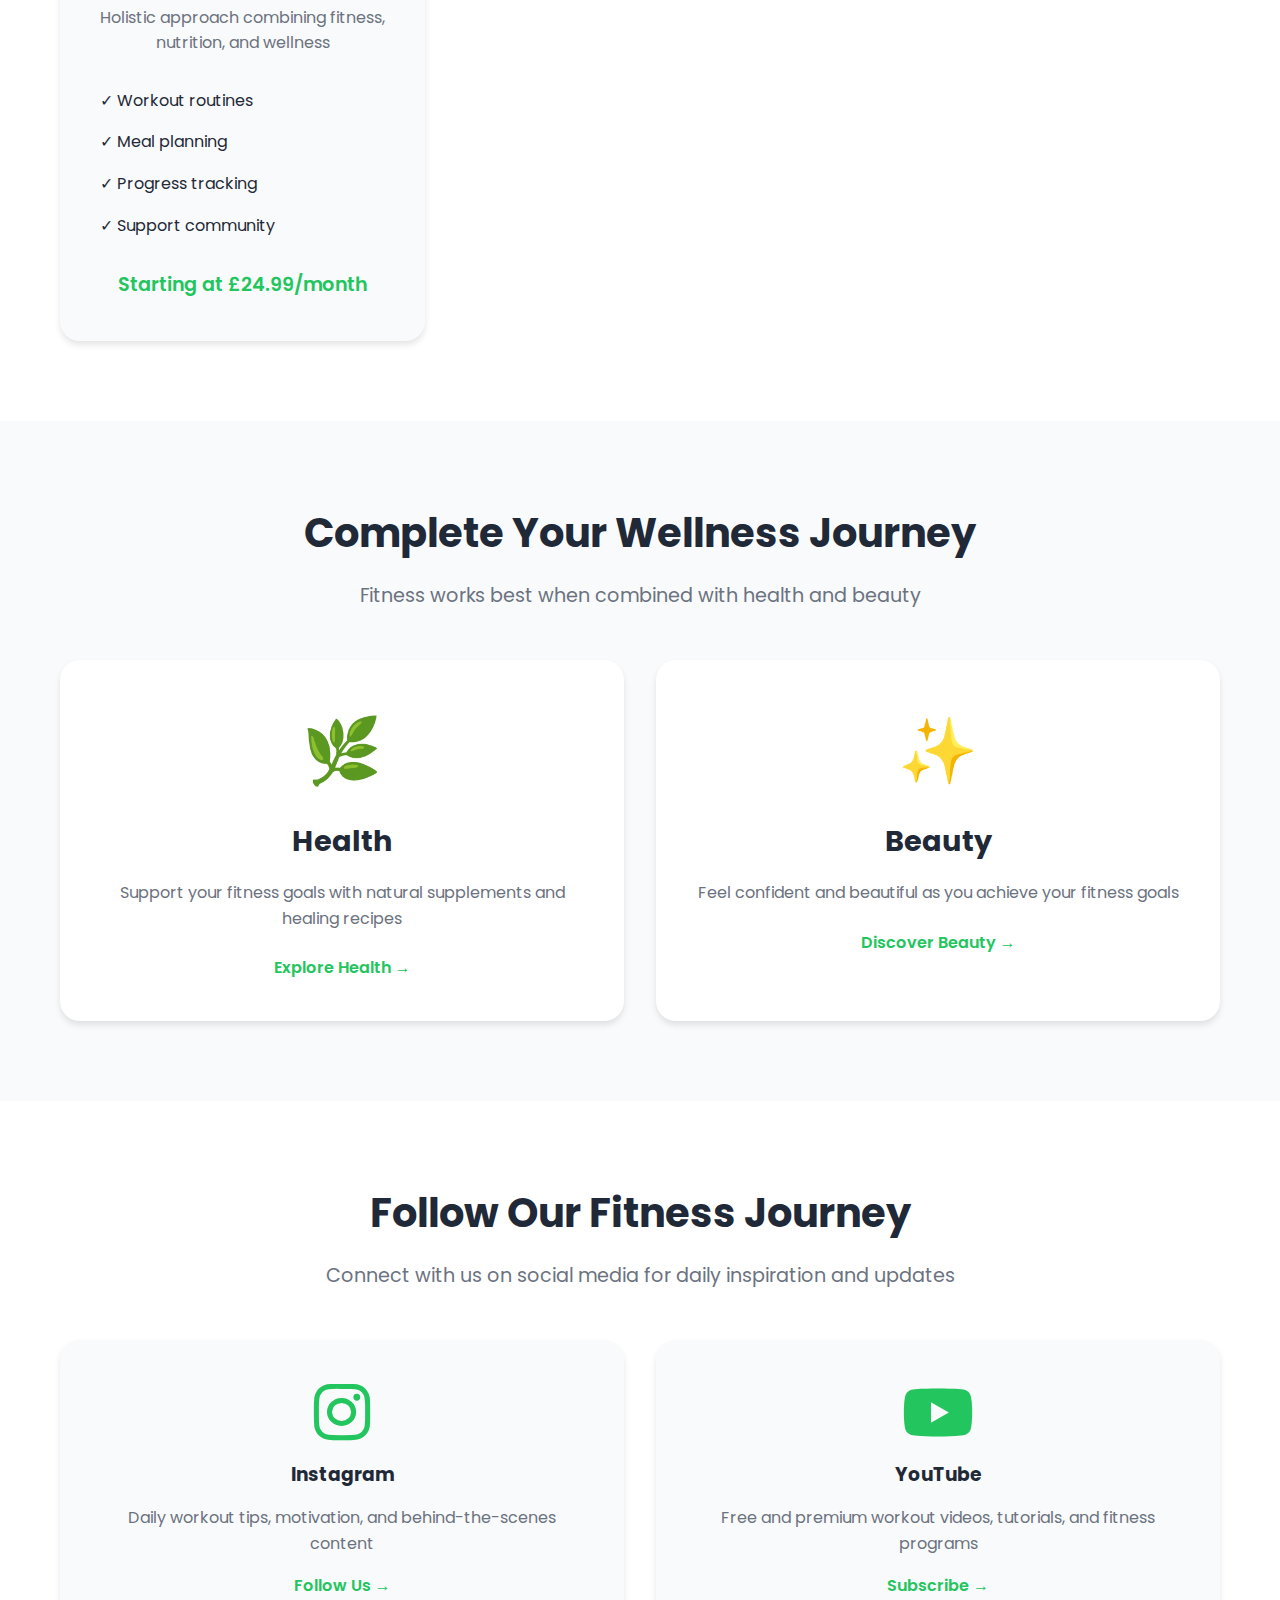
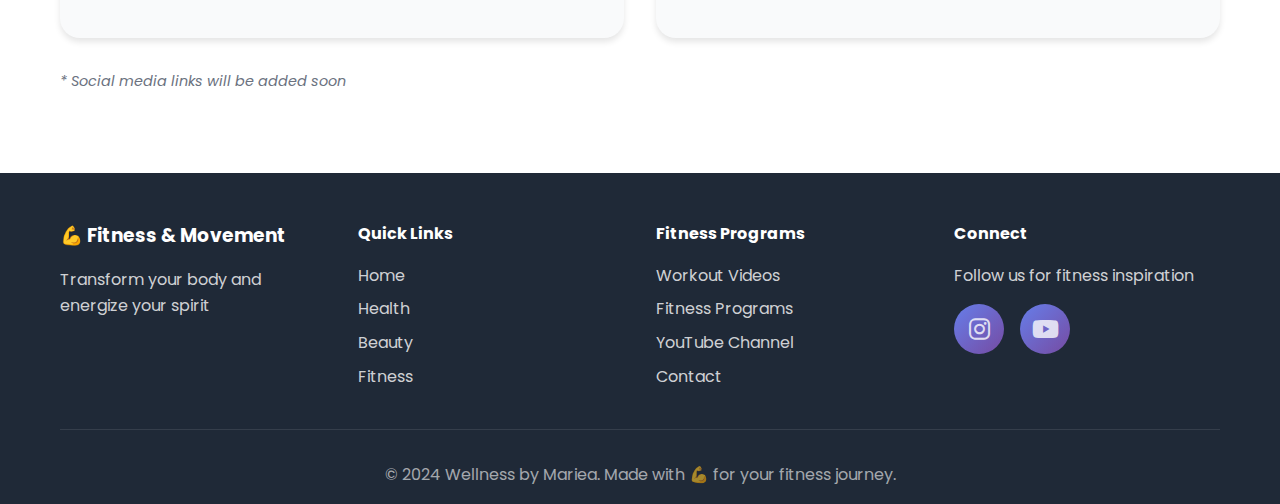
<file: fitness.html>
<!DOCTYPE html>
<html lang="en">
<head>
    <meta charset="UTF-8">
    <meta name="viewport" content="width=device-width, initial-scale=1.0">
    <title>Fitness & Movement by Mariea - Workout Programs & Videos</title>
    <link rel="stylesheet" href="styles.css">
    <link href="https://fonts.googleapis.com/css2?family=Poppins:wght@300;400;600;700&display=swap" rel="stylesheet">
    <link rel="stylesheet" href="https://cdnjs.cloudflare.com/ajax/libs/font-awesome/6.4.0/css/all.min.css">
</head>
<body>
    <!-- Navigation -->
    <nav class="navbar" id="navbar">
        <div class="container">
            <a href="index.html" class="logo" style="text-decoration: none; color: inherit;">
                <span class="logo-icon">✨</span>
                <span class="logo-text">Wellness by Mariea</span>
            </a>
            <ul class="nav-menu" id="navMenu">
                <li><a href="index.html" class="nav-link">Home</a></li>
                <li><a href="health.html" class="nav-link">Health</a></li>
                <li><a href="beauty.html" class="nav-link">Beauty</a></li>
                <li><a href="fitness.html" class="nav-link active">Fitness</a></li>
                <li><a href="index.html#about" class="nav-link">About</a></li>
                <li><a href="index.html#contact" class="nav-link">Contact</a></li>
            </ul>
            <div class="hamburger" id="hamburger">
                <span></span>
                <span></span>
                <span></span>
            </div>
        </div>
    </nav>

    <!-- Fitness Hero Section -->
    <section class="fitness-hero hero">
        <div class="hero-content">
            <h1 class="hero-title">Fitness & Movement by Mariea</h1>
            <p class="hero-subtitle">Transform your body, energize your spirit, and build strength from within</p>
            <div class="hero-buttons">
                <a href="#workouts" class="btn btn-primary">Watch Workouts</a>
                <a href="#programs" class="btn btn-secondary">View Programs</a>
            </div>
        </div>
    </section>

    <!-- Fitness Categories Section -->
    <section id="workouts" class="section fitness-section">
        <div class="container">
            <h2 class="section-title">Fitness & Movement</h2>
            <p class="section-subtitle">Move your body, energize your spirit</p>
            <div class="fitness-grid">
                <div class="fitness-card" data-aos="fade-up">
                    <div class="card-icon">💪</div>
                    <h3>Strength Training</h3>
                    <p>Build natural strength with bodyweight exercises and functional movements</p>
                </div>
                <div class="fitness-card" data-aos="fade-up" data-aos-delay="100">
                    <div class="card-icon">🧘</div>
                    <h3>Yoga & Mindfulness</h3>
                    <p>Connect mind and body through ancient practices and meditation</p>
                </div>
                <div class="fitness-card" data-aos="fade-up" data-aos-delay="200">
                    <div class="card-icon">🏃</div>
                    <h3>Cardio Wellness</h3>
                    <p>Boost your cardiovascular health with enjoyable activities</p>
                </div>
                <div class="fitness-card" data-aos="fade-up" data-aos-delay="300">
                    <div class="card-icon">🌊</div>
                    <h3>Outdoor Adventures</h3>
                    <p>Experience nature's gym with hiking, swimming, and outdoor activities</p>
                </div>
            </div>
        </div>
    </section>

    <!-- YouTube Videos Section -->
    <section id="youtube-videos" class="section videos-section">
        <div class="container">
            <h2 class="section-title">Workout Videos</h2>
            <p class="section-subtitle">Free and premium fitness content on YouTube</p>
            
            <!-- Free Videos Section -->
            <div class="video-category">
                <h3 class="category-title">
                    <i class="fas fa-unlock"></i> Free Workout Videos
                </h3>
                <p class="category-description">Get started with these free workout routines</p>
                <div class="videos-grid">
                    <!-- Placeholder for free YouTube videos -->
                    <div class="video-card free">
                        <div class="video-thumbnail">
                            <div class="video-placeholder">
                                <i class="fab fa-youtube"></i>
                                <p>Video Thumbnail</p>
                            </div>
                            <div class="video-badge free-badge">FREE</div>
                        </div>
                        <div class="video-info">
                            <h4>Beginner Strength Training</h4>
                            <p class="video-description">Perfect introduction to strength training with bodyweight exercises</p>
                            <div class="video-meta">
                                <span class="video-duration"><i class="fas fa-clock"></i> 30 mins</span>
                                <span class="video-level"><i class="fas fa-signal"></i> Beginner</span>
                            </div>
                            <a href="#" class="video-link" id="youtube-link-free-1" target="_blank">
                                <i class="fab fa-youtube"></i> Watch on YouTube
                            </a>
                        </div>
                    </div>
                    <div class="video-card free">
                        <div class="video-thumbnail">
                            <div class="video-placeholder">
                                <i class="fab fa-youtube"></i>
                                <p>Video Thumbnail</p>
                            </div>
                            <div class="video-badge free-badge">FREE</div>
                        </div>
                        <div class="video-info">
                            <h4>Morning Yoga Flow</h4>
                            <p class="video-description">Start your day with this energizing yoga sequence</p>
                            <div class="video-meta">
                                <span class="video-duration"><i class="fas fa-clock"></i> 20 mins</span>
                                <span class="video-level"><i class="fas fa-signal"></i> All Levels</span>
                            </div>
                            <a href="#" class="video-link" id="youtube-link-free-2" target="_blank">
                                <i class="fab fa-youtube"></i> Watch on YouTube
                            </a>
                        </div>
                    </div>
                    <div class="video-card free">
                        <div class="video-thumbnail">
                            <div class="video-placeholder">
                                <i class="fab fa-youtube"></i>
                                <p>Video Thumbnail</p>
                            </div>
                            <div class="video-badge free-badge">FREE</div>
                        </div>
                        <div class="video-info">
                            <h4>HIIT Cardio Workout</h4>
                            <p class="video-description">High-intensity interval training to boost your metabolism</p>
                            <div class="video-meta">
                                <span class="video-duration"><i class="fas fa-clock"></i> 25 mins</span>
                                <span class="video-level"><i class="fas fa-signal"></i> Intermediate</span>
                            </div>
                            <a href="#" class="video-link" id="youtube-link-free-3" target="_blank">
                                <i class="fab fa-youtube"></i> Watch on YouTube
                            </a>
                        </div>
                    </div>
                </div>
            </div>

            <!-- Premium Videos Section -->
            <div class="video-category">
                <h3 class="category-title">
                    <i class="fas fa-lock"></i> Premium Workout Classes
                </h3>
                <p class="category-description">Unlock exclusive content and personalized programs</p>
                <div class="videos-grid">
                    <!-- Placeholder for premium/paid YouTube videos -->
                    <div class="video-card premium">
                        <div class="video-thumbnail">
                            <div class="video-placeholder">
                                <i class="fab fa-youtube"></i>
                                <p>Video Thumbnail</p>
                            </div>
                            <div class="video-badge premium-badge">PREMIUM</div>
                        </div>
                        <div class="video-info">
                            <h4>Complete Strength Program</h4>
                            <p class="video-description">12-week comprehensive strength training program with weekly progressions</p>
                            <div class="video-meta">
                                <span class="video-duration"><i class="fas fa-clock"></i> 12 Weeks</span>
                                <span class="video-level"><i class="fas fa-signal"></i> All Levels</span>
                            </div>
                            <div class="premium-price">£29.99</div>
                            <a href="#" class="video-link premium-link" id="youtube-link-premium-1" target="_blank">
                                <i class="fab fa-youtube"></i> Purchase & Watch
                            </a>
                        </div>
                    </div>
                    <div class="video-card premium">
                        <div class="video-thumbnail">
                            <div class="video-placeholder">
                                <i class="fab fa-youtube"></i>
                                <p>Video Thumbnail</p>
                            </div>
                            <div class="video-badge premium-badge">PREMIUM</div>
                        </div>
                        <div class="video-info">
                            <h4>Advanced Yoga Masterclass</h4>
                            <p class="video-description">Deep dive into advanced poses, sequences, and meditation techniques</p>
                            <div class="video-meta">
                                <span class="video-duration"><i class="fas fa-clock"></i> 8 Weeks</span>
                                <span class="video-level"><i class="fas fa-signal"></i> Advanced</span>
                            </div>
                            <div class="premium-price">£19.99</div>
                            <a href="#" class="video-link premium-link" id="youtube-link-premium-2" target="_blank">
                                <i class="fab fa-youtube"></i> Purchase & Watch
                            </a>
                        </div>
                    </div>
                    <div class="video-card premium">
                        <div class="video-thumbnail">
                            <div class="video-placeholder">
                                <i class="fab fa-youtube"></i>
                                <p>Video Thumbnail</p>
                            </div>
                            <div class="video-badge premium-badge">PREMIUM</div>
                        </div>
                        <div class="video-info">
                            <h4>30-Day Transformation Challenge</h4>
                            <p class="video-description">Complete 30-day program with daily workouts, meal plans, and support</p>
                            <div class="video-meta">
                                <span class="video-duration"><i class="fas fa-clock"></i> 30 Days</span>
                                <span class="video-level"><i class="fas fa-signal"></i> All Levels</span>
                            </div>
                            <div class="premium-price">£39.99</div>
                            <a href="#" class="video-link premium-link" id="youtube-link-premium-3" target="_blank">
                                <i class="fab fa-youtube"></i> Purchase & Watch
                            </a>
                        </div>
                    </div>
                </div>
            </div>

            <!-- YouTube Channel Link -->
            <div class="youtube-channel-cta">
                <div class="channel-info">
                    <i class="fab fa-youtube channel-icon"></i>
                    <h3>Subscribe to Our YouTube Channel</h3>
                    <p>Get access to all our free workout videos, fitness tips, and exclusive content</p>
                    <a href="#" class="btn btn-primary" id="youtube-channel-link" target="_blank">
                        <i class="fab fa-youtube"></i> Visit YouTube Channel
                    </a>
                </div>
            </div>
        </div>
    </section>

    <!-- Fitness Programs Section -->
    <section id="programs" class="section programs-section">
        <div class="container">
            <h2 class="section-title">Fitness Programs</h2>
            <p class="section-subtitle">Structured programs designed for your fitness goals</p>
            <div class="programs-grid">
                <div class="program-card">
                    <div class="program-icon">💪</div>
                    <h3>Strength Building</h3>
                    <p>Progressive strength training program to build muscle and increase power</p>
                    <ul class="program-features">
                        <li>✓ Progressive overload system</li>
                        <li>✓ Form technique videos</li>
                        <li>✓ Weekly workout plans</li>
                        <li>✓ Nutrition guidance</li>
                    </ul>
                    <div class="program-price">Starting at £19.99/month</div>
                </div>
                <div class="program-card">
                    <div class="program-icon">🧘</div>
                    <h3>Yoga & Flexibility</h3>
                    <p>Comprehensive yoga program for flexibility, strength, and mindfulness</p>
                    <ul class="program-features">
                        <li>✓ Daily practice videos</li>
                        <li>✓ Meditation sessions</li>
                        <li>✓ Pose tutorials</li>
                        <li>✓ Breathing exercises</li>
                    </ul>
                    <div class="program-price">Starting at £14.99/month</div>
                </div>
                <div class="program-card">
                    <div class="program-icon">🏃</div>
                    <h3>Cardio & Endurance</h3>
                    <p>Boost cardiovascular health and build endurance with varied workouts</p>
                    <ul class="program-features">
                        <li>✓ HIIT workouts</li>
                        <li>✓ Running programs</li>
                        <li>✓ Interval training</li>
                        <li>✓ Progress tracking</li>
                    </ul>
                    <div class="program-price">Starting at £19.99/month</div>
                </div>
                <div class="program-card">
                    <div class="program-icon">⚖️</div>
                    <h3>Weight Loss</h3>
                    <p>Holistic approach combining fitness, nutrition, and wellness</p>
                    <ul class="program-features">
                        <li>✓ Workout routines</li>
                        <li>✓ Meal planning</li>
                        <li>✓ Progress tracking</li>
                        <li>✓ Support community</li>
                    </ul>
                    <div class="program-price">Starting at £24.99/month</div>
                </div>
            </div>
        </div>
    </section>

    <!-- Integration Section -->
    <section class="section integration-section">
        <div class="container">
            <h2 class="section-title">Complete Your Wellness Journey</h2>
            <p class="section-subtitle">Fitness works best when combined with health and beauty</p>
            <div class="integration-cards">
                <div class="integration-card">
                    <div class="integration-icon">🌿</div>
                    <h3>Health</h3>
                    <p>Support your fitness goals with natural supplements and healing recipes</p>
                    <a href="health.html" class="integration-link">Explore Health →</a>
                </div>
                <div class="integration-card">
                    <div class="integration-icon">✨</div>
                    <h3>Beauty</h3>
                    <p>Feel confident and beautiful as you achieve your fitness goals</p>
                    <a href="beauty.html" class="integration-link">Discover Beauty →</a>
                </div>
            </div>
        </div>
    </section>

    <!-- Social Media Section -->
    <section class="section social-section">
        <div class="container">
            <h2 class="section-title">Follow Our Fitness Journey</h2>
            <p class="section-subtitle">Connect with us on social media for daily inspiration and updates</p>
            <div class="social-links-fitness">
                <a href="#" class="social-card" id="instagram-fitness-link" target="_blank">
                    <i class="fab fa-instagram"></i>
                    <h3>Instagram</h3>
                    <p>Daily workout tips, motivation, and behind-the-scenes content</p>
                    <span class="social-cta">Follow Us →</span>
                </a>
                <a href="#" class="social-card" id="youtube-fitness-link" target="_blank">
                    <i class="fab fa-youtube"></i>
                    <h3>YouTube</h3>
                    <p>Free and premium workout videos, tutorials, and fitness programs</p>
                    <span class="social-cta">Subscribe →</span>
                </a>
            </div>
            <p class="social-note">* Social media links will be added soon</p>
        </div>
    </section>

    <!-- Footer -->
    <footer class="footer">
        <div class="container">
            <div class="footer-content">
                <div class="footer-section">
                    <h3>💪 Fitness & Movement</h3>
                    <p>Transform your body and energize your spirit</p>
                </div>
                <div class="footer-section">
                    <h4>Quick Links</h4>
                    <ul>
                        <li><a href="index.html">Home</a></li>
                        <li><a href="health.html">Health</a></li>
                        <li><a href="beauty.html">Beauty</a></li>
                        <li><a href="fitness.html">Fitness</a></li>
                    </ul>
                </div>
                <div class="footer-section">
                    <h4>Fitness Programs</h4>
                    <ul>
                        <li><a href="#workouts">Workout Videos</a></li>
                        <li><a href="#programs">Fitness Programs</a></li>
                        <li><a href="#youtube-videos">YouTube Channel</a></li>
                        <li><a href="index.html#contact">Contact</a></li>
                    </ul>
                </div>
                <div class="footer-section">
                    <h4>Connect</h4>
                    <p>Follow us for fitness inspiration</p>
                    <div class="footer-social">
                        <a href="#" class="social-icon" id="footer-instagram-fitness" target="_blank">
                            <i class="fab fa-instagram"></i>
                        </a>
                        <a href="#" class="social-icon" id="footer-youtube-fitness" target="_blank">
                            <i class="fab fa-youtube"></i>
                        </a>
                    </div>
                </div>
            </div>
            <div class="footer-bottom">
                <p>&copy; 2024 Wellness by Mariea. Made with 💪 for your fitness journey.</p>
            </div>
        </div>
    </footer>

    <!-- Back to Top Button -->
    <button id="backToTop" class="back-to-top" aria-label="Back to top">
        <i class="fas fa-arrow-up"></i>
    </button>

    <script src="script.js"></script>
</body>
</html>
</file>
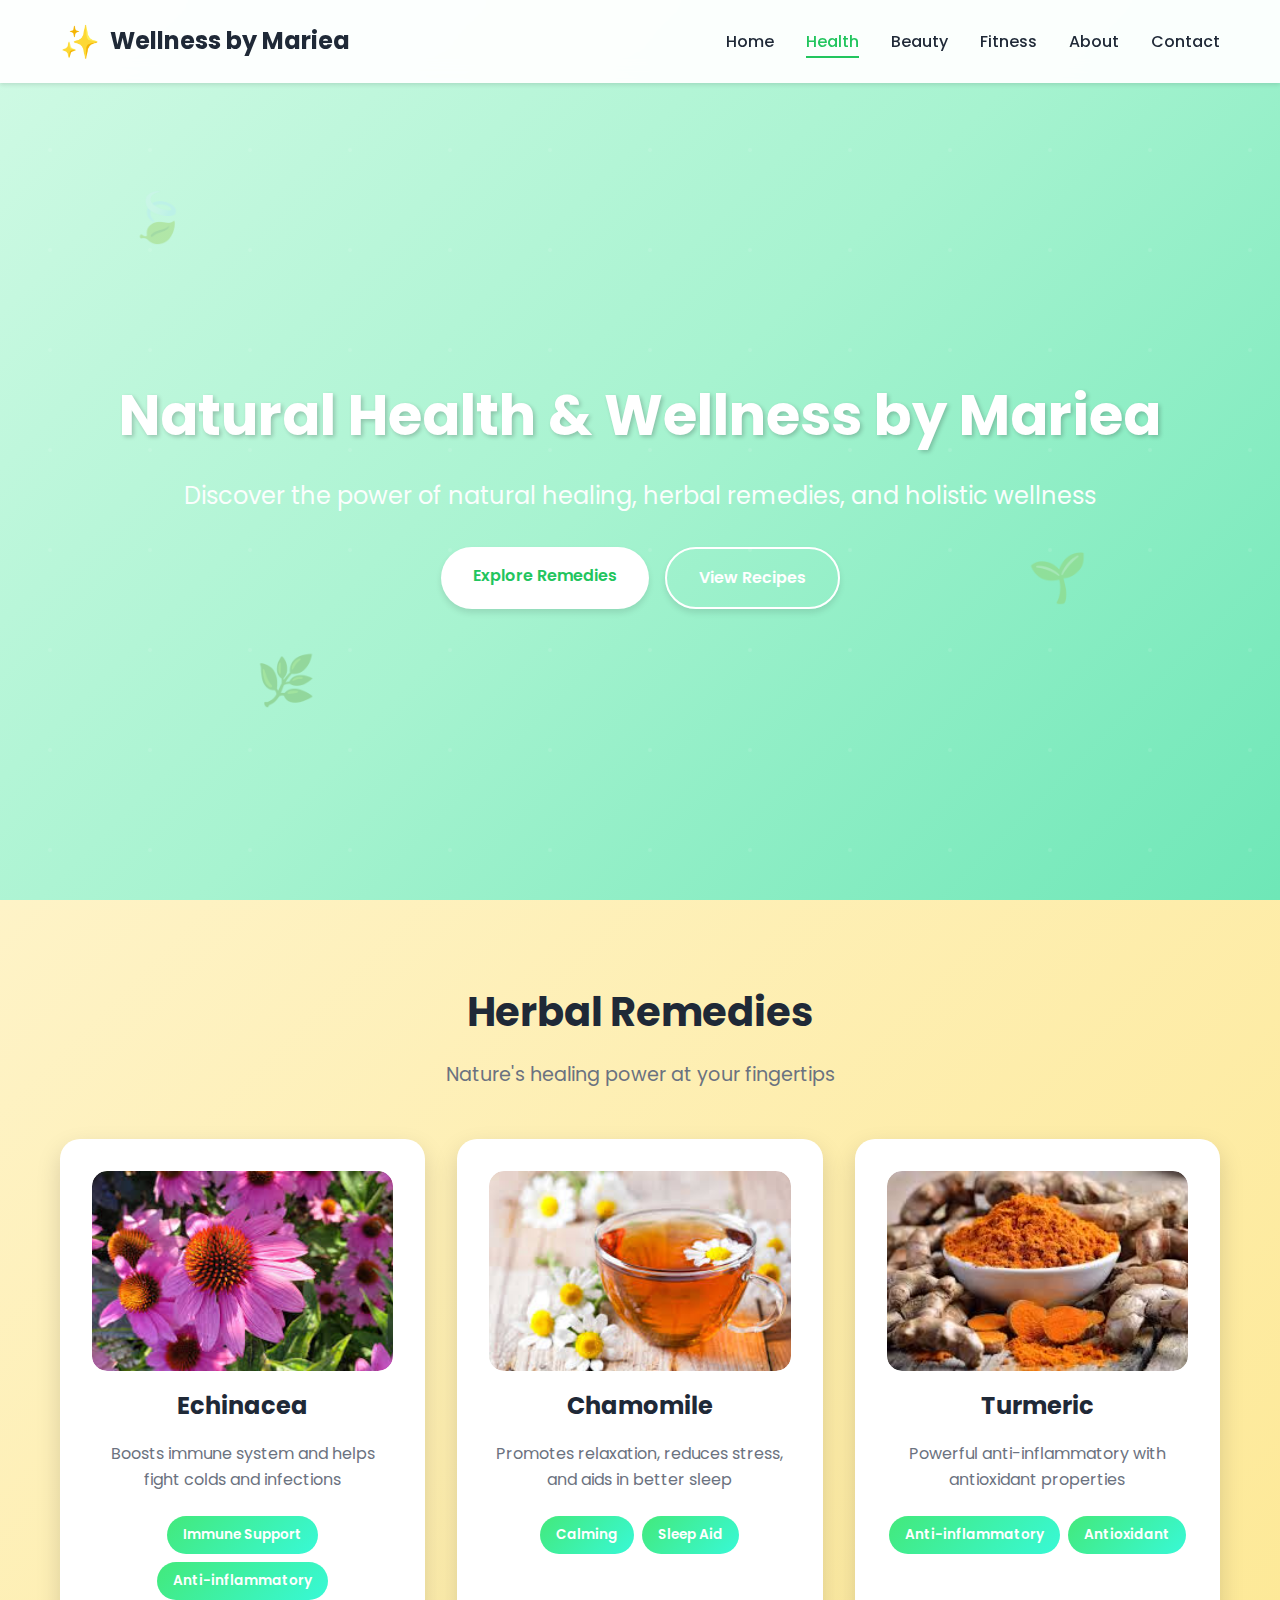
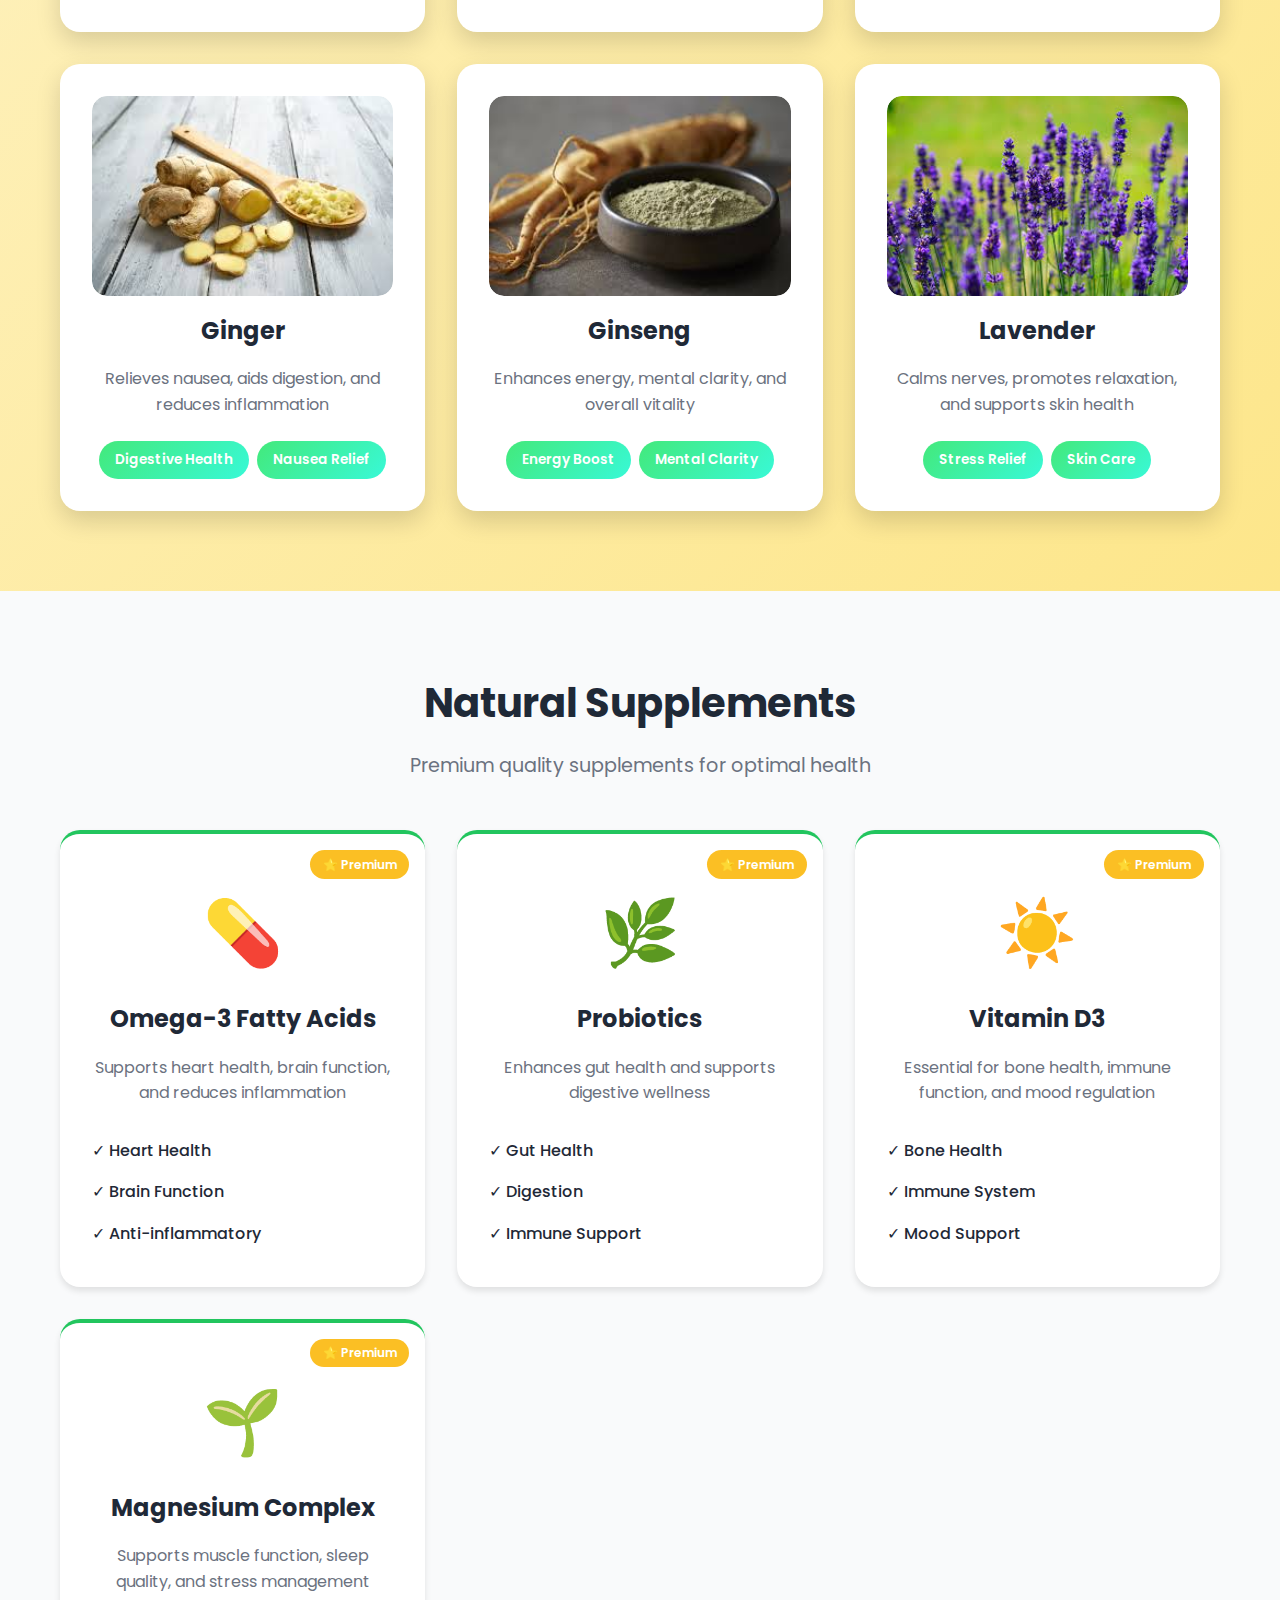
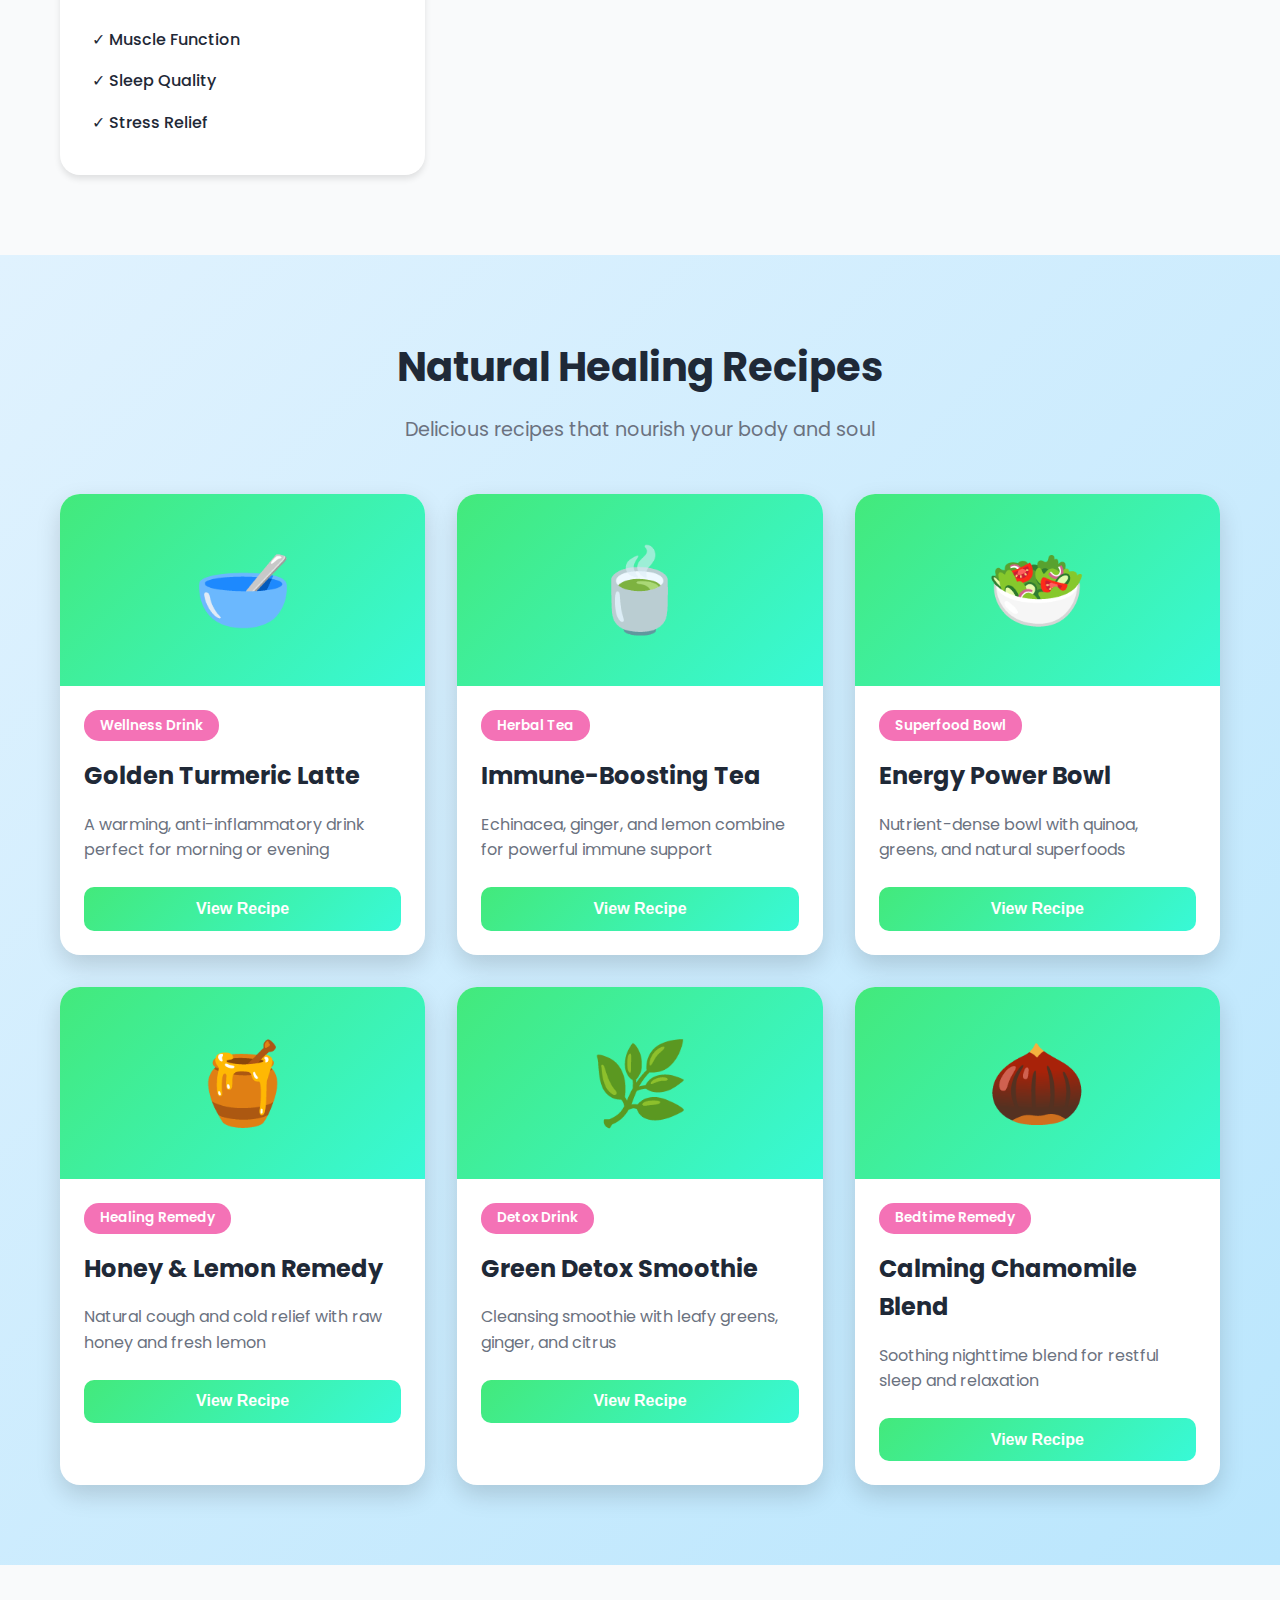
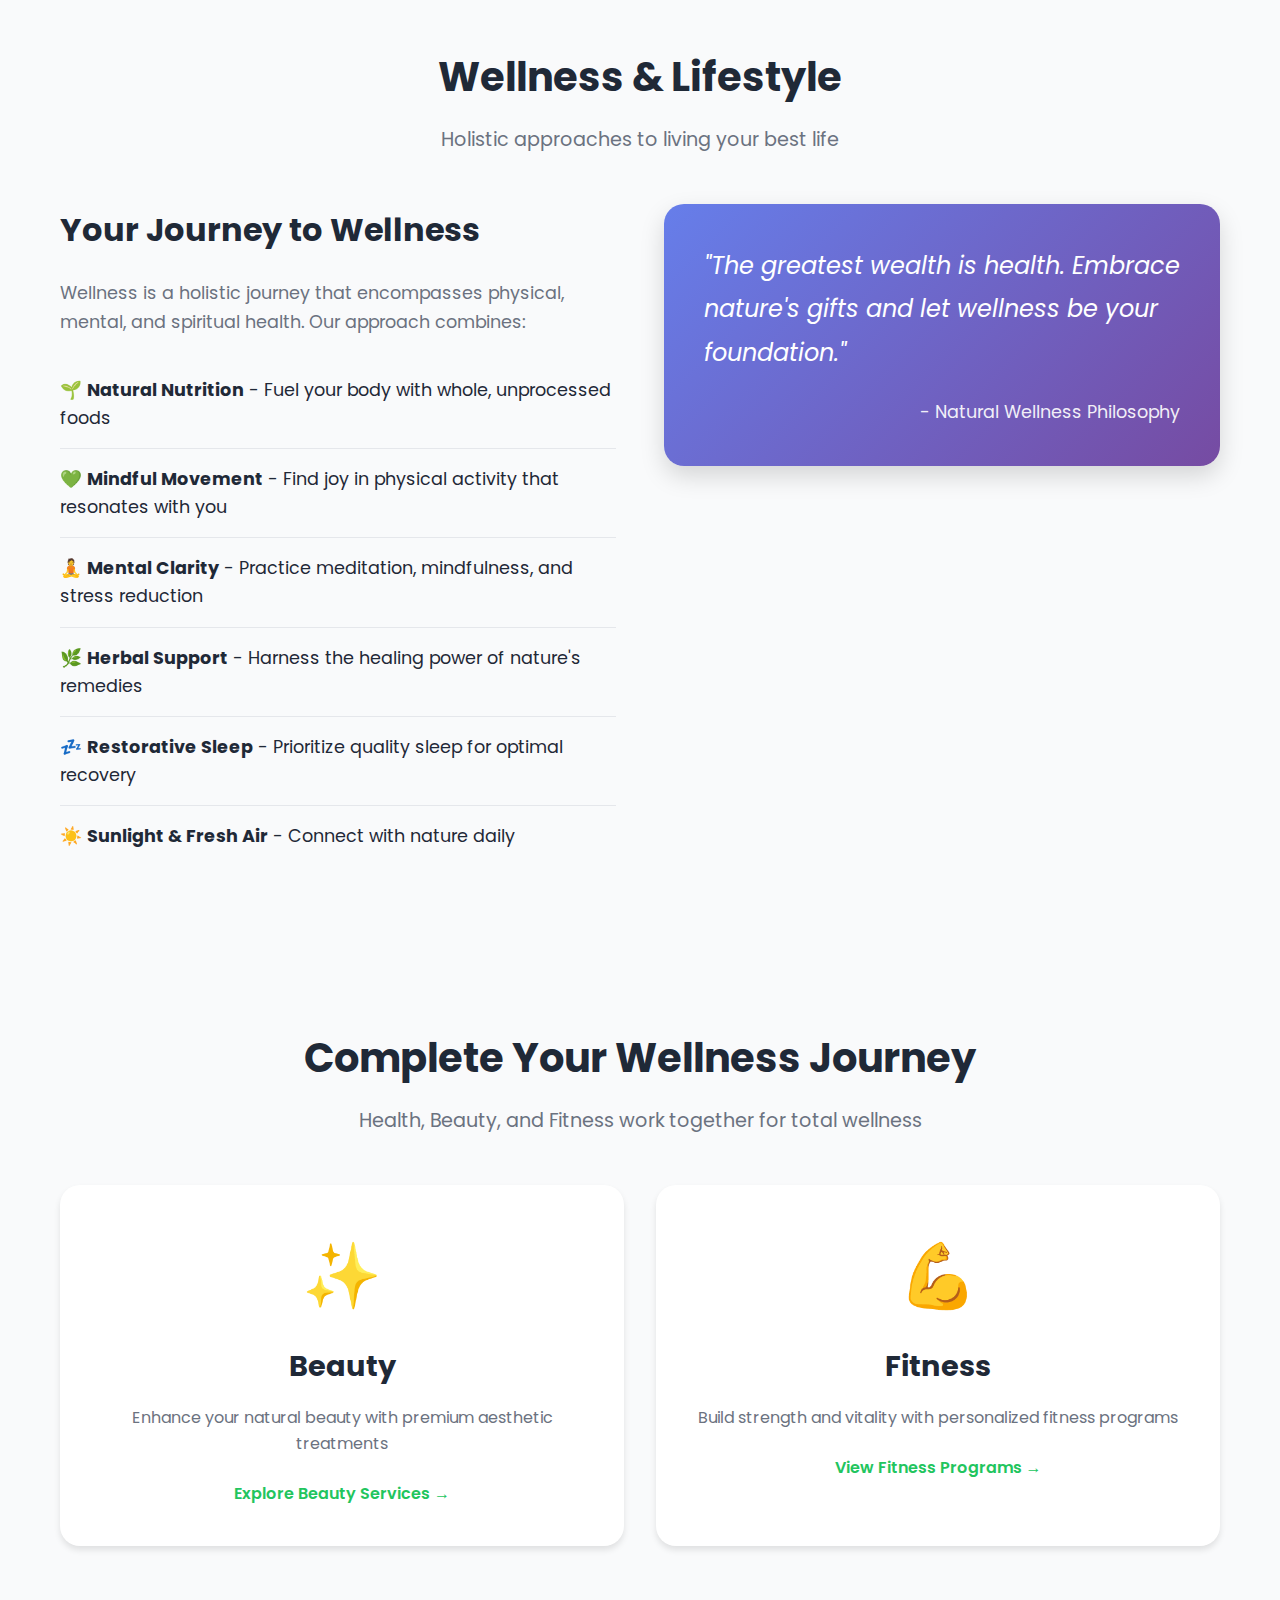
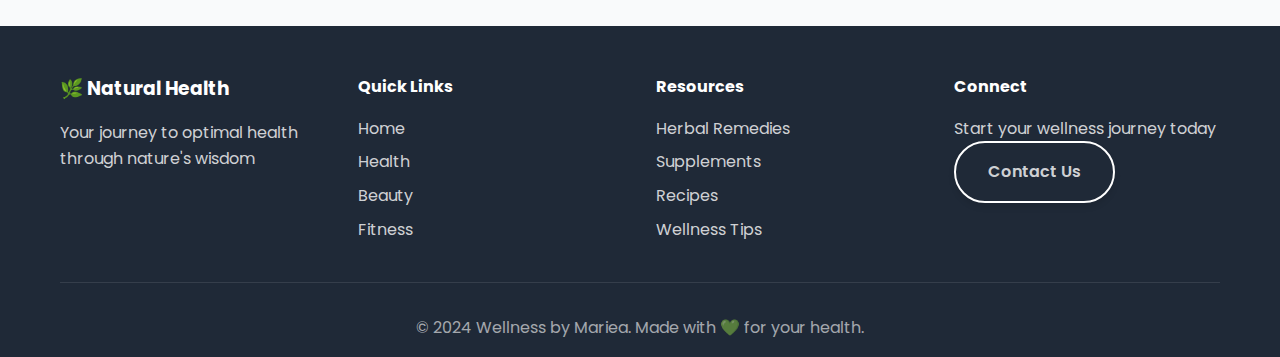
<file: health.html>
<!DOCTYPE html>
<html lang="en">
<head>
    <meta charset="UTF-8">
    <meta name="viewport" content="width=device-width, initial-scale=1.0">
    <title>Health & Wellness - Natural Healing & Remedies</title>
    <link rel="stylesheet" href="styles.css">
    <link href="https://fonts.googleapis.com/css2?family=Poppins:wght@300;400;600;700&display=swap" rel="stylesheet">
    <link rel="stylesheet" href="https://cdnjs.cloudflare.com/ajax/libs/font-awesome/6.4.0/css/all.min.css">
</head>
<body>
    <!-- Navigation -->
    <nav class="navbar" id="navbar">
        <div class="container">
            <a href="index.html" class="logo" style="text-decoration: none; color: inherit;">
                <span class="logo-icon">✨</span>
                <span class="logo-text">Wellness by Mariea</span>
            </a>
            <ul class="nav-menu" id="navMenu">
                <li><a href="index.html" class="nav-link">Home</a></li>
                <li><a href="health.html" class="nav-link active">Health</a></li>
                <li><a href="beauty.html" class="nav-link">Beauty</a></li>
                <li><a href="fitness.html" class="nav-link">Fitness</a></li>
                <li><a href="index.html#about" class="nav-link">About</a></li>
                <li><a href="index.html#contact" class="nav-link">Contact</a></li>
            </ul>
            <div class="hamburger" id="hamburger">
                <span></span>
                <span></span>
                <span></span>
            </div>
        </div>
    </nav>

    <!-- Health Hero Section -->
    <section class="health-hero hero">
        <div class="hero-content">
            <h1 class="hero-title">Natural Health & Wellness by Mariea</h1>
            <p class="hero-subtitle">Discover the power of natural healing, herbal remedies, and holistic wellness</p>
            <div class="hero-buttons">
                <a href="#herbs" class="btn btn-primary">Explore Remedies</a>
                <a href="#recipes" class="btn btn-secondary">View Recipes</a>
            </div>
        </div>
        <div class="hero-decoration">
            <div class="floating-leaf leaf-1">🍃</div>
            <div class="floating-leaf leaf-2">🌱</div>
            <div class="floating-leaf leaf-3">🌿</div>
        </div>
    </section>

    <!-- Herbal Remedies Section -->
    <section id="herbs" class="section herbs-section">
        <div class="container">
            <h2 class="section-title">Herbal Remedies</h2>
            <p class="section-subtitle">Nature's healing power at your fingertips</p>
            <div class="herbs-grid">
                <div class="herb-card">
                    <div class="herb-image">
                        <img src="assets/Echinacea.jpeg" alt="Echinacea" />
                    </div>
                    <h3>Echinacea</h3>
                    <p>Boosts immune system and helps fight colds and infections</p>
                    <div class="herb-benefits">
                        <span class="badge">Immune Support</span>
                        <span class="badge">Anti-inflammatory</span>
                    </div>
                </div>
                <div class="herb-card">
                    <div class="herb-image">
                        <img src="assets/Chamomile.jpeg" alt="Chamomile" />
                    </div>
                    <h3>Chamomile</h3>
                    <p>Promotes relaxation, reduces stress, and aids in better sleep</p>
                    <div class="herb-benefits">
                        <span class="badge">Calming</span>
                        <span class="badge">Sleep Aid</span>
                    </div>
                </div>
                <div class="herb-card">
                    <div class="herb-image">
                        <img src="assets/turmeric.jpeg" alt="Turmeric" />
                    </div>
                    <h3>Turmeric</h3>
                    <p>Powerful anti-inflammatory with antioxidant properties</p>
                    <div class="herb-benefits">
                        <span class="badge">Anti-inflammatory</span>
                        <span class="badge">Antioxidant</span>
                    </div>
                </div>
                <div class="herb-card">
                    <div class="herb-image">
                        <img src="assets/ginger.jpeg" alt="Ginger" />
                    </div>
                    <h3>Ginger</h3>
                    <p>Relieves nausea, aids digestion, and reduces inflammation</p>
                    <div class="herb-benefits">
                        <span class="badge">Digestive Health</span>
                        <span class="badge">Nausea Relief</span>
                    </div>
                </div>
                <div class="herb-card">
                    <div class="herb-image">
                        <img src="assets/ginseng.jpeg" alt="Ginseng" />
                    </div>
                    <h3>Ginseng</h3>
                    <p>Enhances energy, mental clarity, and overall vitality</p>
                    <div class="herb-benefits">
                        <span class="badge">Energy Boost</span>
                        <span class="badge">Mental Clarity</span>
                    </div>
                </div>
                <div class="herb-card">
                    <div class="herb-image">
                        <img src="assets/lavender.jpeg" alt="Lavender" />
                    </div>
                    <h3>Lavender</h3>
                    <p>Calms nerves, promotes relaxation, and supports skin health</p>
                    <div class="herb-benefits">
                        <span class="badge">Stress Relief</span>
                        <span class="badge">Skin Care</span>
                    </div>
                </div>
            </div>
        </div>
    </section>

    <!-- Supplements Section -->
    <section id="supplements" class="section supplements-section">
        <div class="container">
            <h2 class="section-title">Natural Supplements</h2>
            <p class="section-subtitle">Premium quality supplements for optimal health</p>
            <div class="supplements-grid">
                <div class="supplement-card">
                    <div class="supplement-badge">⭐ Premium</div>
                    <div class="supplement-icon">💊</div>
                    <h3>Omega-3 Fatty Acids</h3>
                    <p>Supports heart health, brain function, and reduces inflammation</p>
                    <ul class="supplement-features">
                        <li>✓ Heart Health</li>
                        <li>✓ Brain Function</li>
                        <li>✓ Anti-inflammatory</li>
                    </ul>
                </div>
                <div class="supplement-card">
                    <div class="supplement-badge">⭐ Premium</div>
                    <div class="supplement-icon">🌿</div>
                    <h3>Probiotics</h3>
                    <p>Enhances gut health and supports digestive wellness</p>
                    <ul class="supplement-features">
                        <li>✓ Gut Health</li>
                        <li>✓ Digestion</li>
                        <li>✓ Immune Support</li>
                    </ul>
                </div>
                <div class="supplement-card">
                    <div class="supplement-badge">⭐ Premium</div>
                    <div class="supplement-icon">☀️</div>
                    <h3>Vitamin D3</h3>
                    <p>Essential for bone health, immune function, and mood regulation</p>
                    <ul class="supplement-features">
                        <li>✓ Bone Health</li>
                        <li>✓ Immune System</li>
                        <li>✓ Mood Support</li>
                    </ul>
                </div>
                <div class="supplement-card">
                    <div class="supplement-badge">⭐ Premium</div>
                    <div class="supplement-icon">🌱</div>
                    <h3>Magnesium Complex</h3>
                    <p>Supports muscle function, sleep quality, and stress management</p>
                    <ul class="supplement-features">
                        <li>✓ Muscle Function</li>
                        <li>✓ Sleep Quality</li>
                        <li>✓ Stress Relief</li>
                    </ul>
                </div>
            </div>
        </div>
    </section>

    <!-- Recipes Section -->
    <section id="recipes" class="section recipes-section">
        <div class="container">
            <h2 class="section-title">Natural Healing Recipes</h2>
            <p class="section-subtitle">Delicious recipes that nourish your body and soul</p>
            <div class="recipes-grid">
                <div class="recipe-card">
                    <div class="recipe-image">🥣</div>
                    <div class="recipe-content">
                        <span class="recipe-category">Wellness Drink</span>
                        <h3>Golden Turmeric Latte</h3>
                        <p>A warming, anti-inflammatory drink perfect for morning or evening</p>
                        <button class="recipe-btn" onclick="showRecipe('turmeric-latte')">View Recipe</button>
                    </div>
                </div>
                <div class="recipe-card">
                    <div class="recipe-image">🍵</div>
                    <div class="recipe-content">
                        <span class="recipe-category">Herbal Tea</span>
                        <h3>Immune-Boosting Tea</h3>
                        <p>Echinacea, ginger, and lemon combine for powerful immune support</p>
                        <button class="recipe-btn" onclick="showRecipe('immune-tea')">View Recipe</button>
                    </div>
                </div>
                <div class="recipe-card">
                    <div class="recipe-image">🥗</div>
                    <div class="recipe-content">
                        <span class="recipe-category">Superfood Bowl</span>
                        <h3>Energy Power Bowl</h3>
                        <p>Nutrient-dense bowl with quinoa, greens, and natural superfoods</p>
                        <button class="recipe-btn" onclick="showRecipe('power-bowl')">View Recipe</button>
                    </div>
                </div>
                <div class="recipe-card">
                    <div class="recipe-image">🍯</div>
                    <div class="recipe-content">
                        <span class="recipe-category">Healing Remedy</span>
                        <h3>Honey & Lemon Remedy</h3>
                        <p>Natural cough and cold relief with raw honey and fresh lemon</p>
                        <button class="recipe-btn" onclick="showRecipe('honey-lemon')">View Recipe</button>
                    </div>
                </div>
                <div class="recipe-card">
                    <div class="recipe-image">🌿</div>
                    <div class="recipe-content">
                        <span class="recipe-category">Detox Drink</span>
                        <h3>Green Detox Smoothie</h3>
                        <p>Cleansing smoothie with leafy greens, ginger, and citrus</p>
                        <button class="recipe-btn" onclick="showRecipe('detox-smoothie')">View Recipe</button>
                    </div>
                </div>
                <div class="recipe-card">
                    <div class="recipe-image">🌰</div>
                    <div class="recipe-content">
                        <span class="recipe-category">Bedtime Remedy</span>
                        <h3>Calming Chamomile Blend</h3>
                        <p>Soothing nighttime blend for restful sleep and relaxation</p>
                        <button class="recipe-btn" onclick="showRecipe('chamomile-blend')">View Recipe</button>
                    </div>
                </div>
            </div>
        </div>
    </section>

    <!-- Recipe Modal -->
    <div id="recipeModal" class="modal">
        <div class="modal-content">
            <span class="close-modal" onclick="closeRecipeModal()">&times;</span>
            <div id="modalRecipeContent"></div>
        </div>
    </div>

    <!-- Wellness Section -->
    <section id="wellness" class="section wellness-section">
        <div class="container">
            <h2 class="section-title">Wellness & Lifestyle</h2>
            <p class="section-subtitle">Holistic approaches to living your best life</p>
            <div class="wellness-content">
                <div class="wellness-text">
                    <h3>Your Journey to Wellness</h3>
                    <p>Wellness is a holistic journey that encompasses physical, mental, and spiritual health. Our approach combines:</p>
                    <ul class="wellness-list">
                        <li>🌱 <strong>Natural Nutrition</strong> - Fuel your body with whole, unprocessed foods</li>
                        <li>💚 <strong>Mindful Movement</strong> - Find joy in physical activity that resonates with you</li>
                        <li>🧘 <strong>Mental Clarity</strong> - Practice meditation, mindfulness, and stress reduction</li>
                        <li>🌿 <strong>Herbal Support</strong> - Harness the healing power of nature's remedies</li>
                        <li>💤 <strong>Restorative Sleep</strong> - Prioritize quality sleep for optimal recovery</li>
                        <li>☀️ <strong>Sunlight & Fresh Air</strong> - Connect with nature daily</li>
                    </ul>
                </div>
                <div class="wellness-quote">
                    <blockquote>
                        "The greatest wealth is health. Embrace nature's gifts and let wellness be your foundation."
                    </blockquote>
                    <div class="quote-author">- Natural Wellness Philosophy</div>
                </div>
            </div>
        </div>
    </section>

    <!-- Integration Section -->
    <section class="section integration-section">
        <div class="container">
            <h2 class="section-title">Complete Your Wellness Journey</h2>
            <p class="section-subtitle">Health, Beauty, and Fitness work together for total wellness</p>
            <div class="integration-cards">
                <div class="integration-card">
                    <div class="integration-icon">✨</div>
                    <h3>Beauty</h3>
                    <p>Enhance your natural beauty with premium aesthetic treatments</p>
                    <a href="beauty.html" class="integration-link">Explore Beauty Services →</a>
                </div>
                <div class="integration-card">
                    <div class="integration-icon">💪</div>
                    <h3>Fitness</h3>
                    <p>Build strength and vitality with personalized fitness programs</p>
                    <a href="fitness.html" class="integration-link">View Fitness Programs →</a>
                </div>
            </div>
        </div>
    </section>

    <!-- Footer -->
    <footer class="footer">
        <div class="container">
            <div class="footer-content">
                <div class="footer-section">
                    <h3>🌿 Natural Health</h3>
                    <p>Your journey to optimal health through nature's wisdom</p>
                </div>
                <div class="footer-section">
                    <h4>Quick Links</h4>
                    <ul>
                        <li><a href="index.html">Home</a></li>
                        <li><a href="health.html">Health</a></li>
                        <li><a href="beauty.html">Beauty</a></li>
                        <li><a href="fitness.html">Fitness</a></li>
                    </ul>
                </div>
                <div class="footer-section">
                    <h4>Resources</h4>
                    <ul>
                        <li><a href="#herbs">Herbal Remedies</a></li>
                        <li><a href="#supplements">Supplements</a></li>
                        <li><a href="#recipes">Recipes</a></li>
                        <li><a href="#wellness">Wellness Tips</a></li>
                    </ul>
                </div>
                <div class="footer-section">
                    <h4>Connect</h4>
                    <p>Start your wellness journey today</p>
                    <a href="index.html#contact" class="btn btn-secondary">Contact Us</a>
                </div>
            </div>
            <div class="footer-bottom">
                <p>&copy; 2024 Wellness by Mariea. Made with 💚 for your health.</p>
            </div>
        </div>
    </footer>

    <!-- Back to Top Button -->
    <button id="backToTop" class="back-to-top" aria-label="Back to top">
        <i class="fas fa-arrow-up"></i>
    </button>

    <script src="script.js"></script>
</body>
</html>
</file>
<file: styles.css>
/* Reset and Base Styles */
* {
    margin: 0;
    padding: 0;
    box-sizing: border-box;
}

:root {
    --primary-color: #4ade80;
    --secondary-color: #22c55e;
    --accent-color: #fbbf24;
    --accent-pink: #f472b6;
    --accent-purple: #a78bfa;
    --accent-blue: #60a5fa;
    --text-dark: #1f2937;
    --text-light: #6b7280;
    --bg-light: #f9fafb;
    --white: #ffffff;
    --gradient-1: linear-gradient(135deg, #667eea 0%, #764ba2 100%);
    --gradient-2: linear-gradient(135deg, #f093fb 0%, #f5576c 100%);
    --gradient-3: linear-gradient(135deg, #4facfe 0%, #00f2fe 100%);
    --gradient-4: linear-gradient(135deg, #43e97b 0%, #38f9d7 100%);
    --gradient-hero: linear-gradient(135deg, #667eea 0%, #764ba2 50%, #f093fb 100%);
    --shadow-sm: 0 2px 4px rgba(0, 0, 0, 0.1);
    --shadow-md: 0 4px 6px rgba(0, 0, 0, 0.1);
    --shadow-lg: 0 10px 25px rgba(0, 0, 0, 0.15);
    --shadow-xl: 0 20px 40px rgba(0, 0, 0, 0.2);
}

body {
    font-family: 'Poppins', sans-serif;
    line-height: 1.6;
    color: var(--text-dark);
    background-color: var(--white);
    overflow-x: hidden;
}

.container {
    max-width: 1200px;
    margin: 0 auto;
    padding: 0 20px;
}

/* Navigation */
.navbar {
    position: fixed;
    top: 0;
    width: 100%;
    background: rgba(255, 255, 255, 0.95);
    backdrop-filter: blur(10px);
    box-shadow: var(--shadow-sm);
    z-index: 1000;
    transition: all 0.3s ease;
}

.navbar .container {
    display: flex;
    justify-content: space-between;
    align-items: center;
    padding: 1rem 20px;
}

.logo {
    display: flex;
    align-items: center;
    gap: 10px;
    font-size: 1.5rem;
    font-weight: 700;
    color: var(--secondary-color);
    cursor: pointer;
    transition: opacity 0.3s ease;
}

.logo:hover {
    opacity: 0.8;
}

.logo-icon {
    font-size: 2rem;
    animation: float 3s ease-in-out infinite;
}

@keyframes float {
    0%, 100% { transform: translateY(0px); }
    50% { transform: translateY(-10px); }
}

.nav-menu {
    display: flex;
    list-style: none;
    gap: 2rem;
}

.nav-link {
    text-decoration: none;
    color: var(--text-dark);
    font-weight: 500;
    transition: color 0.3s ease;
    position: relative;
}

.nav-link:hover,
.nav-link.active {
    color: var(--secondary-color);
}

.nav-link::after {
    content: '';
    position: absolute;
    bottom: -5px;
    left: 0;
    width: 0;
    height: 2px;
    background: var(--secondary-color);
    transition: width 0.3s ease;
}

.nav-link:hover::after,
.nav-link.active::after {
    width: 100%;
}

.hamburger {
    display: none;
    flex-direction: column;
    cursor: pointer;
    gap: 5px;
}

.hamburger span {
    width: 25px;
    height: 3px;
    background: var(--text-dark);
    transition: all 0.3s ease;
    border-radius: 3px;
}

/* Hero Section */
.hero {
    min-height: 100vh;
    display: flex;
    align-items: center;
    justify-content: center;
    background: var(--gradient-hero);
    position: relative;
    overflow: hidden;
    padding-top: 80px;
}

.hero::before {
    content: '';
    position: absolute;
    top: 0;
    left: 0;
    right: 0;
    bottom: 0;
    background: url('data:image/svg+xml,<svg width="100" height="100" xmlns="http://www.w3.org/2000/svg"><circle cx="50" cy="50" r="2" fill="rgba(255,255,255,0.1)"/></svg>');
    animation: sparkle 20s linear infinite;
}

@keyframes sparkle {
    0% { transform: translateY(0); }
    100% { transform: translateY(-100px); }
}

.hero-content {
    text-align: center;
    color: var(--white);
    z-index: 1;
    animation: fadeInUp 1s ease;
}

@keyframes fadeInUp {
    from {
        opacity: 0;
        transform: translateY(30px);
    }
    to {
        opacity: 1;
        transform: translateY(0);
    }
}

.hero-title {
    font-size: 3.5rem;
    font-weight: 700;
    margin-bottom: 1rem;
    text-shadow: 2px 2px 4px rgba(0, 0, 0, 0.2);
}

.hero-subtitle {
    font-size: 1.5rem;
    margin-bottom: 2rem;
    opacity: 0.95;
}

.hero-buttons {
    display: flex;
    gap: 1rem;
    justify-content: center;
    flex-wrap: wrap;
}

.btn {
    padding: 1rem 2rem;
    border-radius: 50px;
    text-decoration: none;
    font-weight: 600;
    transition: all 0.3s ease;
    display: inline-block;
    box-shadow: var(--shadow-md);
}

.btn-primary {
    background: var(--white);
    color: var(--secondary-color);
}

.btn-primary:hover {
    transform: translateY(-3px);
    box-shadow: var(--shadow-lg);
}

.btn-secondary {
    background: transparent;
    color: var(--white);
    border: 2px solid var(--white);
}

.btn-secondary:hover {
    background: var(--white);
    color: var(--secondary-color);
    transform: translateY(-3px);
}

.hero-decoration {
    position: absolute;
    width: 100%;
    height: 100%;
    top: 0;
    left: 0;
    pointer-events: none;
}

.floating-leaf {
    position: absolute;
    font-size: 3rem;
    opacity: 0.3;
    animation: floatLeaf 15s ease-in-out infinite;
}

.leaf-1 {
    top: 20%;
    left: 10%;
    animation-delay: 0s;
}

.leaf-2 {
    top: 60%;
    right: 15%;
    animation-delay: 5s;
}

.leaf-3 {
    bottom: 20%;
    left: 20%;
    animation-delay: 10s;
}

@keyframes floatLeaf {
    0%, 100% {
        transform: translate(0, 0) rotate(0deg);
    }
    33% {
        transform: translate(30px, -30px) rotate(120deg);
    }
    66% {
        transform: translate(-20px, 20px) rotate(240deg);
    }
}

/* Section Styles */
.section {
    padding: 5rem 0;
}

.section-title {
    font-size: 2.5rem;
    text-align: center;
    margin-bottom: 1rem;
    color: var(--text-dark);
    font-weight: 700;
}

.section-subtitle {
    text-align: center;
    color: var(--text-light);
    font-size: 1.2rem;
    margin-bottom: 3rem;
}

/* Fitness Section */
.fitness-section {
    background: var(--bg-light);
}

.fitness-grid {
    display: grid;
    grid-template-columns: repeat(auto-fit, minmax(250px, 1fr));
    gap: 2rem;
}

.fitness-card {
    background: var(--white);
    padding: 2rem;
    border-radius: 20px;
    text-align: center;
    box-shadow: var(--shadow-md);
    transition: all 0.3s ease;
    border: 2px solid transparent;
}

.fitness-card:hover {
    transform: translateY(-10px);
    box-shadow: var(--shadow-xl);
    border-color: var(--secondary-color);
}

.card-icon {
    font-size: 4rem;
    margin-bottom: 1rem;
    display: block;
}

.fitness-card h3 {
    color: var(--text-dark);
    margin-bottom: 1rem;
    font-size: 1.5rem;
}

.fitness-card p {
    color: var(--text-light);
}

/* Herbs Section */
.herbs-section {
    background: linear-gradient(135deg, #fef3c7 0%, #fde68a 100%);
}

.herbs-grid {
    display: grid;
    grid-template-columns: repeat(auto-fit, minmax(280px, 1fr));
    gap: 2rem;
}

.herb-card {
    background: var(--white);
    padding: 2rem;
    border-radius: 20px;
    text-align: center;
    box-shadow: var(--shadow-lg);
    transition: all 0.3s ease;
}

.herb-card:hover {
    transform: translateY(-10px) scale(1.02);
    box-shadow: var(--shadow-xl);
}

.herb-image {
    margin-bottom: 1rem;
    width: 100%;
    height: 200px;
    overflow: hidden;
    border-radius: 15px;
    display: flex;
    align-items: center;
    justify-content: center;
    font-size: 5rem; /* Fallback for emoji if no image */
}

.herb-image img {
    width: 100%;
    height: 100%;
    object-fit: cover;
    border-radius: 15px;
}

.herb-card h3 {
    color: var(--text-dark);
    margin-bottom: 1rem;
    font-size: 1.5rem;
}

.herb-card p {
    color: var(--text-light);
    margin-bottom: 1.5rem;
}

.herb-benefits {
    display: flex;
    flex-wrap: wrap;
    gap: 0.5rem;
    justify-content: center;
}

.badge {
    background: var(--gradient-4);
    color: var(--white);
    padding: 0.5rem 1rem;
    border-radius: 20px;
    font-size: 0.85rem;
    font-weight: 600;
}

/* Supplements Section */
.supplements-section {
    background: var(--bg-light);
}

.supplements-grid {
    display: grid;
    grid-template-columns: repeat(auto-fit, minmax(280px, 1fr));
    gap: 2rem;
}

.supplement-card {
    background: var(--white);
    padding: 2rem;
    border-radius: 20px;
    box-shadow: var(--shadow-md);
    transition: all 0.3s ease;
    position: relative;
    border-top: 4px solid var(--secondary-color);
}

.supplement-card:hover {
    transform: translateY(-10px);
    box-shadow: var(--shadow-xl);
}

.supplement-badge {
    position: absolute;
    top: 1rem;
    right: 1rem;
    background: var(--accent-color);
    color: var(--white);
    padding: 0.3rem 0.8rem;
    border-radius: 15px;
    font-size: 0.75rem;
    font-weight: 600;
}

.supplement-icon {
    font-size: 4rem;
    text-align: center;
    margin: 1rem 0;
}

.supplement-card h3 {
    color: var(--text-dark);
    margin-bottom: 1rem;
    text-align: center;
    font-size: 1.5rem;
}

.supplement-card p {
    color: var(--text-light);
    margin-bottom: 1.5rem;
    text-align: center;
}

.supplement-features {
    list-style: none;
    padding: 0;
}

.supplement-features li {
    padding: 0.5rem 0;
    color: var(--text-dark);
    font-weight: 500;
}

/* Recipes Section */
.recipes-section {
    background: linear-gradient(135deg, #e0f2fe 0%, #bae6fd 100%);
}

.recipes-grid {
    display: grid;
    grid-template-columns: repeat(auto-fit, minmax(320px, 1fr));
    gap: 2rem;
}

.recipe-card {
    background: var(--white);
    border-radius: 20px;
    overflow: hidden;
    box-shadow: var(--shadow-lg);
    transition: all 0.3s ease;
}

.recipe-card:hover {
    transform: translateY(-10px);
    box-shadow: var(--shadow-xl);
}

.recipe-image {
    font-size: 5rem;
    text-align: center;
    padding: 2rem;
    background: var(--gradient-4);
}

.recipe-content {
    padding: 1.5rem;
}

.recipe-category {
    display: inline-block;
    background: var(--accent-pink);
    color: var(--white);
    padding: 0.3rem 1rem;
    border-radius: 15px;
    font-size: 0.85rem;
    font-weight: 600;
    margin-bottom: 1rem;
}

.recipe-content h3 {
    color: var(--text-dark);
    margin-bottom: 1rem;
    font-size: 1.5rem;
}

.recipe-content p {
    color: var(--text-light);
    margin-bottom: 1.5rem;
}

.recipe-btn {
    width: 100%;
    padding: 0.8rem;
    background: var(--gradient-4);
    color: var(--white);
    border: none;
    border-radius: 10px;
    font-weight: 600;
    cursor: pointer;
    transition: all 0.3s ease;
    font-size: 1rem;
}

.recipe-btn:hover {
    transform: scale(1.05);
    box-shadow: var(--shadow-md);
}

/* Modal */
.modal {
    display: none;
    position: fixed;
    z-index: 2000;
    left: 0;
    top: 0;
    width: 100%;
    height: 100%;
    background-color: rgba(0, 0, 0, 0.7);
    animation: fadeIn 0.3s ease;
}

@keyframes fadeIn {
    from { opacity: 0; }
    to { opacity: 1; }
}

.modal-content {
    background-color: var(--white);
    margin: 5% auto;
    padding: 2rem;
    border-radius: 20px;
    width: 90%;
    max-width: 600px;
    max-height: 80vh;
    overflow-y: auto;
    position: relative;
    animation: slideDown 0.3s ease;
}

@keyframes slideDown {
    from {
        transform: translateY(-50px);
        opacity: 0;
    }
    to {
        transform: translateY(0);
        opacity: 1;
    }
}

.close-modal {
    position: absolute;
    top: 1rem;
    right: 1.5rem;
    font-size: 2rem;
    cursor: pointer;
    color: var(--text-light);
    transition: color 0.3s ease;
}

.close-modal:hover {
    color: var(--text-dark);
}

.recipe-detail h2 {
    color: var(--text-dark);
    margin-bottom: 1rem;
    font-size: 2rem;
}

.recipe-detail h3 {
    color: var(--secondary-color);
    margin: 1.5rem 0 1rem 0;
    font-size: 1.3rem;
}

.recipe-detail ul,
.recipe-detail ol {
    margin-left: 1.5rem;
    margin-bottom: 1.5rem;
}

.recipe-detail li {
    margin: 0.5rem 0;
    color: var(--text-light);
}

.recipe-detail p {
    color: var(--text-light);
    margin-bottom: 1rem;
}

/* Wellness Section */
.wellness-section {
    background: var(--bg-light);
}

.wellness-content {
    display: grid;
    grid-template-columns: 1fr 1fr;
    gap: 3rem;
    align-items: start;
}

.wellness-text h3 {
    color: var(--text-dark);
    font-size: 2rem;
    margin-bottom: 1.5rem;
}

.wellness-text p {
    color: var(--text-light);
    margin-bottom: 1.5rem;
    font-size: 1.1rem;
}

.wellness-list {
    list-style: none;
    padding: 0;
}

.wellness-list li {
    padding: 1rem 0;
    font-size: 1.1rem;
    color: var(--text-dark);
    border-bottom: 1px solid #e5e7eb;
}

.wellness-list li:last-child {
    border-bottom: none;
}

.wellness-quote {
    background: var(--gradient-1);
    padding: 2.5rem;
    border-radius: 20px;
    color: var(--white);
    box-shadow: var(--shadow-lg);
}

.wellness-quote blockquote {
    font-size: 1.5rem;
    font-style: italic;
    margin-bottom: 1.5rem;
    line-height: 1.8;
}

.quote-author {
    text-align: right;
    font-size: 1.1rem;
    opacity: 0.9;
}

/* Footer */
.footer {
    background: var(--text-dark);
    color: var(--white);
    padding: 3rem 0 1rem 0;
}

.footer-content {
    display: grid;
    grid-template-columns: repeat(auto-fit, minmax(200px, 1fr));
    gap: 2rem;
    margin-bottom: 2rem;
}

.footer-section h3,
.footer-section h4 {
    margin-bottom: 1rem;
}

.footer-section ul {
    list-style: none;
}

.footer-section ul li {
    margin: 0.5rem 0;
}

.footer-section a {
    color: rgba(255, 255, 255, 0.8);
    text-decoration: none;
    transition: color 0.3s ease;
}

.footer-section a:hover {
    color: var(--primary-color);
}

.footer-section p {
    color: rgba(255, 255, 255, 0.8);
}

.footer-bottom {
    text-align: center;
    padding-top: 2rem;
    border-top: 1px solid rgba(255, 255, 255, 0.1);
    color: rgba(255, 255, 255, 0.6);
}

/* Responsive Design */
@media (max-width: 768px) {
    .hamburger {
        display: flex;
    }

    .nav-menu {
        position: fixed;
        left: -100%;
        top: 70px;
        flex-direction: column;
        background: var(--white);
        width: 100%;
        text-align: center;
        transition: 0.3s;
        box-shadow: var(--shadow-md);
        padding: 2rem 0;
    }

    .nav-menu.active {
        left: 0;
    }

    .hero-title {
        font-size: 2.5rem;
    }

    .hero-subtitle {
        font-size: 1.2rem;
    }

    .section-title {
        font-size: 2rem;
    }

    .wellness-content {
        grid-template-columns: 1fr;
    }

    .wellness-quote blockquote {
        font-size: 1.2rem;
    }

    .modal-content {
        width: 95%;
        margin: 10% auto;
        padding: 1.5rem;
    }
}

@media (max-width: 480px) {
    .hero-title {
        font-size: 2rem;
    }

    .hero-subtitle {
        font-size: 1rem;
    }

    .btn {
        padding: 0.8rem 1.5rem;
        font-size: 0.9rem;
    }

    .fitness-grid,
    .herbs-grid,
    .supplements-grid,
    .recipes-grid {
        grid-template-columns: 1fr;
    }
}

/* Smooth Scroll */
html {
    scroll-behavior: smooth;
}

/* Animation on Scroll */
[data-aos] {
    opacity: 0;
    transition: opacity 0.6s ease, transform 0.6s ease;
}

[data-aos="fade-up"] {
    transform: translateY(30px);
}

[data-aos].aos-animate {
    opacity: 1;
    transform: translateY(0);
}

/* Homepage Specific Styles */
.pillars-section {
    background: var(--bg-light);
}

.pillars-grid {
    display: grid;
    grid-template-columns: repeat(auto-fit, minmax(300px, 1fr));
    gap: 2rem;
}

.pillar-card {
    background: var(--white);
    padding: 2.5rem;
    border-radius: 20px;
    text-align: center;
    box-shadow: var(--shadow-md);
    transition: all 0.3s ease;
    border-top: 4px solid var(--secondary-color);
}

.pillar-card:hover {
    transform: translateY(-10px);
    box-shadow: var(--shadow-xl);
}

.pillar-icon {
    font-size: 4rem;
    margin-bottom: 1rem;
    display: block;
}

.pillar-card h3 {
    color: var(--text-dark);
    margin-bottom: 1rem;
    font-size: 1.8rem;
}

.pillar-card p {
    color: var(--text-light);
    margin-bottom: 1.5rem;
}

.pillar-features {
    list-style: none;
    padding: 0;
    margin: 1.5rem 0;
    text-align: left;
}

.pillar-features li {
    padding: 0.5rem 0;
    color: var(--text-dark);
}

.pillar-btn {
    display: inline-block;
    margin-top: 1rem;
    padding: 0.8rem 1.5rem;
    background: var(--gradient-4);
    color: var(--white);
    text-decoration: none;
    border-radius: 25px;
    font-weight: 600;
    transition: all 0.3s ease;
}

.pillar-btn:hover {
    transform: scale(1.05);
    box-shadow: var(--shadow-md);
}

.preview-section {
    background: var(--white);
}

.preview-card {
    display: grid;
    grid-template-columns: 1fr 1fr;
    gap: 3rem;
    align-items: center;
    margin-bottom: 4rem;
    padding: 3rem;
    border-radius: 20px;
    background: var(--bg-light);
}

.preview-card:nth-child(even) {
    grid-template-columns: 1fr 1fr;
}

.preview-card:nth-child(even) .preview-image {
    order: -1;
}

.preview-content h2 {
    font-size: 2.5rem;
    color: var(--text-dark);
    margin-bottom: 1rem;
}

.preview-content p {
    color: var(--text-light);
    font-size: 1.1rem;
    margin-bottom: 2rem;
    line-height: 1.8;
}

.preview-image {
    display: flex;
    justify-content: center;
    align-items: center;
}

.preview-placeholder {
    font-size: 10rem;
    opacity: 0.3;
}

.health-preview {
    background: linear-gradient(135deg, #d1fae5 0%, #a7f3d0 100%);
}

.beauty-preview {
    background: linear-gradient(135deg, #fce7f3 0%, #fbcfe8 100%);
}

.fitness-preview {
    background: linear-gradient(135deg, #dbeafe 0%, #bfdbfe 100%);
}

.about-section {
    background: var(--bg-light);
}

.about-content {
    max-width: 800px;
    margin: 0 auto;
}

.lead {
    font-size: 1.3rem;
    color: var(--text-dark);
    margin-bottom: 1.5rem;
    font-weight: 500;
}

.about-stats {
    display: grid;
    grid-template-columns: repeat(3, 1fr);
    gap: 2rem;
    margin-top: 3rem;
}

.stat-item {
    text-align: center;
    padding: 2rem;
    background: var(--white);
    border-radius: 15px;
    box-shadow: var(--shadow-md);
}

.stat-number {
    font-size: 3rem;
    font-weight: 700;
    color: var(--secondary-color);
    margin-bottom: 0.5rem;
}

.stat-label {
    color: var(--text-light);
    font-size: 1rem;
}

.contact-section {
    background: var(--bg-light);
}

.contact-content {
    display: grid;
    grid-template-columns: 1fr 1fr;
    gap: 3rem;
}

.contact-info h3 {
    color: var(--text-dark);
    margin-bottom: 2rem;
    font-size: 2rem;
}

.contact-item {
    display: flex;
    gap: 1.5rem;
    margin-bottom: 2rem;
    align-items: flex-start;
}

.contact-item i {
    font-size: 1.5rem;
    color: var(--secondary-color);
    margin-top: 0.5rem;
}

.contact-item strong {
    display: block;
    color: var(--text-dark);
    margin-bottom: 0.5rem;
}

.contact-item p {
    color: var(--text-light);
    margin: 0;
}

.contact-item a {
    color: var(--secondary-color);
    text-decoration: none;
}

.contact-item a:hover {
    text-decoration: underline;
}

.social-links {
    margin-top: 2rem;
}

.social-links h4 {
    color: var(--text-dark);
    margin-bottom: 1rem;
}

.social-icons {
    display: flex;
    gap: 1rem;
    margin-bottom: 1rem;
}

.social-icon {
    display: flex;
    align-items: center;
    justify-content: center;
    width: 50px;
    height: 50px;
    background: var(--gradient-1);
    color: var(--white);
    border-radius: 50%;
    text-decoration: none;
    font-size: 1.5rem;
    transition: all 0.3s ease;
}

.social-icon:hover {
    transform: translateY(-5px);
    box-shadow: var(--shadow-lg);
}

.social-note {
    font-size: 0.9rem;
    color: var(--text-light);
    font-style: italic;
}

.contact-form-container {
    background: var(--white);
    padding: 2.5rem;
    border-radius: 20px;
    box-shadow: var(--shadow-lg);
}

.contact-form {
    display: flex;
    flex-direction: column;
    gap: 1.5rem;
}

.form-group {
    display: flex;
    flex-direction: column;
}

.form-group label {
    color: var(--text-dark);
    margin-bottom: 0.5rem;
    font-weight: 600;
}

.form-group input,
.form-group select,
.form-group textarea {
    padding: 1rem;
    border: 2px solid #e5e7eb;
    border-radius: 10px;
    font-family: 'Poppins', sans-serif;
    font-size: 1rem;
    transition: border-color 0.3s ease;
}

.form-group input:focus,
.form-group select:focus,
.form-group textarea:focus {
    outline: none;
    border-color: var(--secondary-color);
}

.footer-social {
    display: flex;
    gap: 1rem;
    margin-top: 1rem;
}

/* Beauty Page Styles */
.beauty-hero {
    background: linear-gradient(135deg, #fce7f3 0%, #fbcfe8 50%, #f9a8d4 100%);
}

.about-mariea-section {
    background: var(--bg-light);
}

.about-mariea-content {
    max-width: 900px;
    margin: 0 auto;
}

.mariea-intro h2 {
    font-size: 2.5rem;
    color: var(--text-dark);
    margin-bottom: 1rem;
}

.rating-display {
    display: flex;
    align-items: center;
    gap: 1rem;
    margin-bottom: 2rem;
}

.stars {
    font-size: 1.5rem;
    color: #fbbf24;
}

.rating-text {
    color: var(--text-light);
    font-size: 1.1rem;
}

.credentials {
    display: flex;
    gap: 2rem;
    flex-wrap: wrap;
    margin-top: 2rem;
}

.credential-item {
    display: flex;
    align-items: center;
    gap: 0.5rem;
    padding: 1rem 1.5rem;
    background: var(--white);
    border-radius: 10px;
    box-shadow: var(--shadow-sm);
}

.credential-item i {
    color: var(--secondary-color);
    font-size: 1.2rem;
}

.services-section {
    background: var(--white);
}

.service-category {
    margin-bottom: 4rem;
}

.category-title {
    font-size: 2rem;
    color: var(--text-dark);
    margin-bottom: 1rem;
    padding-bottom: 1rem;
    border-bottom: 3px solid var(--secondary-color);
}

.services-grid {
    display: grid;
    grid-template-columns: repeat(auto-fit, minmax(300px, 1fr));
    gap: 2rem;
}

.service-card {
    background: var(--white);
    padding: 2rem;
    border-radius: 20px;
    box-shadow: var(--shadow-md);
    transition: all 0.3s ease;
    border: 2px solid transparent;
}

.service-card:hover {
    transform: translateY(-10px);
    box-shadow: var(--shadow-xl);
    border-color: var(--secondary-color);
}

.service-card.featured {
    border: 3px solid var(--secondary-color);
    background: linear-gradient(135deg, #f0fdf4 0%, #dcfce7 100%);
}

.service-icon {
    font-size: 3rem;
    margin-bottom: 1rem;
    display: block;
}

.service-card h4 {
    color: var(--text-dark);
    font-size: 1.5rem;
    margin-bottom: 0.5rem;
}

.service-duration {
    color: var(--text-light);
    font-size: 0.9rem;
    margin-bottom: 1rem;
}

.service-price {
    margin-bottom: 1rem;
}

.current-price {
    font-size: 1.8rem;
    font-weight: 700;
    color: var(--secondary-color);
    margin-right: 0.5rem;
}

.original-price {
    color: var(--text-light);
    text-decoration: line-through;
    margin-right: 0.5rem;
}

.savings {
    display: inline-block;
    background: #fbbf24;
    color: var(--white);
    padding: 0.2rem 0.6rem;
    border-radius: 5px;
    font-size: 0.85rem;
    font-weight: 600;
}

.savings-badge {
    display: inline-block;
    background: var(--secondary-color);
    color: var(--white);
    padding: 0.2rem 0.6rem;
    border-radius: 5px;
    font-size: 0.85rem;
    font-weight: 600;
    margin-left: 0.5rem;
}

.rating-badge {
    display: inline-block;
    background: #fbbf24;
    color: var(--white);
    padding: 0.2rem 0.6rem;
    border-radius: 5px;
    font-size: 0.85rem;
    font-weight: 600;
    margin-left: 0.5rem;
}

.service-card p {
    color: var(--text-light);
    margin-bottom: 1rem;
}

.service-note {
    font-size: 0.9rem;
    color: var(--secondary-color);
    font-style: italic;
    margin-bottom: 1rem;
}

.service-options {
    display: flex;
    flex-direction: column;
    gap: 0.5rem;
    margin-bottom: 1rem;
}

.option {
    font-size: 0.9rem;
    color: var(--text-light);
}

.service-btn {
    width: 100%;
    padding: 1rem;
    background: var(--gradient-4);
    color: var(--white);
    border: none;
    border-radius: 10px;
    font-weight: 600;
    cursor: pointer;
    transition: all 0.3s ease;
    font-size: 1rem;
}

.service-btn:hover {
    transform: scale(1.05);
    box-shadow: var(--shadow-md);
}

.location-section {
    background: var(--bg-light);
}

.location-content {
    display: grid;
    grid-template-columns: 1fr 1fr;
    gap: 3rem;
}

.location-info h2 {
    font-size: 2.5rem;
    color: var(--text-dark);
    margin-bottom: 2rem;
}

.location-details {
    display: flex;
    flex-direction: column;
    gap: 2rem;
}

.detail-item {
    display: flex;
    gap: 1.5rem;
    align-items: flex-start;
}

.detail-item i {
    font-size: 1.5rem;
    color: var(--secondary-color);
    margin-top: 0.5rem;
}

.detail-item h4 {
    color: var(--text-dark);
    margin-bottom: 0.5rem;
}

.detail-item p {
    color: var(--text-light);
    margin: 0;
}

.phone-link {
    color: var(--secondary-color);
    text-decoration: none;
    font-weight: 600;
    font-size: 1.1rem;
}

.phone-link:hover {
    text-decoration: underline;
}

.contact-note {
    font-size: 0.9rem;
    color: var(--text-light);
    font-style: italic;
}

.venue-features {
    background: var(--white);
    padding: 2.5rem;
    border-radius: 20px;
    box-shadow: var(--shadow-lg);
}

.venue-features h3 {
    color: var(--text-dark);
    margin-bottom: 1.5rem;
    font-size: 1.8rem;
}

.features-list {
    list-style: none;
    padding: 0;
}

.features-list li {
    padding: 0.8rem 0;
    color: var(--text-dark);
    font-size: 1.1rem;
    border-bottom: 1px solid #e5e7eb;
}

.features-list li:last-child {
    border-bottom: none;
}

.reviews-section {
    background: var(--white);
}

.reviews-grid {
    display: grid;
    grid-template-columns: repeat(auto-fit, minmax(280px, 1fr));
    gap: 2rem;
}

.review-card {
    background: var(--bg-light);
    padding: 2rem;
    border-radius: 20px;
    box-shadow: var(--shadow-md);
}

.review-stars {
    color: #fbbf24;
    font-size: 1.2rem;
    margin-bottom: 1rem;
}

.review-text {
    color: var(--text-dark);
    font-style: italic;
    margin-bottom: 1.5rem;
    line-height: 1.8;
}

.review-author {
    display: flex;
    justify-content: space-between;
    margin-bottom: 0.5rem;
}

.review-author strong {
    color: var(--text-dark);
}

.review-author span {
    color: var(--text-light);
    font-size: 0.9rem;
}

.review-treatment {
    color: var(--secondary-color);
    font-size: 0.9rem;
    font-weight: 600;
}

.products-section {
    background: var(--bg-light);
}

.products-grid {
    display: grid;
    grid-template-columns: repeat(auto-fit, minmax(200px, 1fr));
    gap: 2rem;
}

.product-brand {
    background: var(--white);
    padding: 2rem;
    border-radius: 15px;
    text-align: center;
    box-shadow: var(--shadow-md);
}

.product-brand h4 {
    color: var(--text-dark);
    margin-bottom: 0.5rem;
}

.product-brand p {
    color: var(--text-light);
    font-size: 0.9rem;
}

.cta-section {
    background: linear-gradient(135deg, #667eea 0%, #764ba2 100%);
    color: var(--white);
}

.cta-content {
    text-align: center;
    max-width: 700px;
    margin: 0 auto;
}

.cta-content h2 {
    font-size: 2.5rem;
    margin-bottom: 1rem;
    color: var(--white);
}

.cta-content p {
    font-size: 1.2rem;
    margin-bottom: 2rem;
    opacity: 0.95;
}

.cta-buttons {
    display: flex;
    gap: 1rem;
    justify-content: center;
    flex-wrap: wrap;
}

/* Fitness Page Styles */
.fitness-hero {
    background: linear-gradient(135deg, #dbeafe 0%, #bfdbfe 50%, #93c5fd 100%);
}

.videos-section {
    background: var(--bg-light);
}

.video-category {
    margin-bottom: 4rem;
}

.category-description {
    color: var(--text-light);
    margin-bottom: 2rem;
    text-align: center;
}

.videos-grid {
    display: grid;
    grid-template-columns: repeat(auto-fit, minmax(320px, 1fr));
    gap: 2rem;
}

.video-card {
    background: var(--white);
    border-radius: 20px;
    overflow: hidden;
    box-shadow: var(--shadow-md);
    transition: all 0.3s ease;
}

.video-card:hover {
    transform: translateY(-10px);
    box-shadow: var(--shadow-xl);
}

.video-card.premium {
    border: 3px solid var(--accent-color);
}

.video-thumbnail {
    position: relative;
    width: 100%;
    padding-top: 56.25%; /* 16:9 aspect ratio */
    background: linear-gradient(135deg, #667eea 0%, #764ba2 100%);
    display: flex;
    align-items: center;
    justify-content: center;
}

.video-placeholder {
    position: absolute;
    top: 50%;
    left: 50%;
    transform: translate(-50%, -50%);
    text-align: center;
    color: var(--white);
    font-size: 3rem;
}

.video-badge {
    position: absolute;
    top: 1rem;
    right: 1rem;
    padding: 0.5rem 1rem;
    border-radius: 20px;
    font-weight: 600;
    font-size: 0.85rem;
}

.free-badge {
    background: var(--secondary-color);
    color: var(--white);
}

.premium-badge {
    background: var(--accent-color);
    color: var(--white);
}

.video-info {
    padding: 1.5rem;
}

.video-info h4 {
    color: var(--text-dark);
    font-size: 1.3rem;
    margin-bottom: 0.5rem;
}

.video-description {
    color: var(--text-light);
    margin-bottom: 1rem;
    font-size: 0.95rem;
}

.video-meta {
    display: flex;
    gap: 1rem;
    margin-bottom: 1rem;
    flex-wrap: wrap;
}

.video-meta span {
    color: var(--text-light);
    font-size: 0.9rem;
    display: flex;
    align-items: center;
    gap: 0.3rem;
}

.premium-price {
    font-size: 1.5rem;
    font-weight: 700;
    color: var(--accent-color);
    margin-bottom: 1rem;
}

.video-link {
    display: inline-flex;
    align-items: center;
    gap: 0.5rem;
    padding: 0.8rem 1.5rem;
    background: var(--gradient-4);
    color: var(--white);
    text-decoration: none;
    border-radius: 25px;
    font-weight: 600;
    transition: all 0.3s ease;
    width: 100%;
    justify-content: center;
}

.video-link:hover {
    transform: scale(1.05);
    box-shadow: var(--shadow-md);
}

.video-link.premium-link {
    background: var(--accent-color);
}

.youtube-channel-cta {
    background: var(--white);
    padding: 3rem;
    border-radius: 20px;
    text-align: center;
    box-shadow: var(--shadow-lg);
    margin-top: 3rem;
}

.channel-icon {
    font-size: 4rem;
    color: #ff0000;
    margin-bottom: 1rem;
}

.youtube-channel-cta h3 {
    color: var(--text-dark);
    margin-bottom: 1rem;
    font-size: 2rem;
}

.youtube-channel-cta p {
    color: var(--text-light);
    margin-bottom: 2rem;
    font-size: 1.1rem;
}

.programs-section {
    background: var(--white);
}

.programs-grid {
    display: grid;
    grid-template-columns: repeat(auto-fit, minmax(280px, 1fr));
    gap: 2rem;
}

.program-card {
    background: var(--bg-light);
    padding: 2.5rem;
    border-radius: 20px;
    text-align: center;
    box-shadow: var(--shadow-md);
    transition: all 0.3s ease;
}

.program-card:hover {
    transform: translateY(-10px);
    box-shadow: var(--shadow-xl);
}

.program-icon {
    font-size: 4rem;
    margin-bottom: 1rem;
}

.program-card h3 {
    color: var(--text-dark);
    font-size: 1.8rem;
    margin-bottom: 1rem;
}

.program-card p {
    color: var(--text-light);
    margin-bottom: 1.5rem;
}

.program-features {
    list-style: none;
    padding: 0;
    margin: 1.5rem 0;
    text-align: left;
}

.program-features li {
    padding: 0.5rem 0;
    color: var(--text-dark);
}

.program-price {
    color: var(--secondary-color);
    font-size: 1.2rem;
    font-weight: 600;
    margin-top: 1.5rem;
}

.integration-section {
    background: var(--bg-light);
}

.integration-cards {
    display: grid;
    grid-template-columns: repeat(auto-fit, minmax(300px, 1fr));
    gap: 2rem;
}

.integration-card {
    background: var(--white);
    padding: 2.5rem;
    border-radius: 20px;
    text-align: center;
    box-shadow: var(--shadow-md);
    transition: all 0.3s ease;
}

.integration-card:hover {
    transform: translateY(-10px);
    box-shadow: var(--shadow-xl);
}

.integration-icon {
    font-size: 4rem;
    margin-bottom: 1rem;
}

.integration-card h3 {
    color: var(--text-dark);
    font-size: 1.8rem;
    margin-bottom: 1rem;
}

.integration-card p {
    color: var(--text-light);
    margin-bottom: 1.5rem;
}

.integration-link {
    color: var(--secondary-color);
    text-decoration: none;
    font-weight: 600;
    transition: all 0.3s ease;
}

.integration-link:hover {
    text-decoration: underline;
}

.social-section {
    background: var(--white);
}

.social-links-fitness {
    display: grid;
    grid-template-columns: repeat(auto-fit, minmax(300px, 1fr));
    gap: 2rem;
    margin-bottom: 2rem;
}

.social-card {
    background: var(--bg-light);
    padding: 2.5rem;
    border-radius: 20px;
    text-align: center;
    text-decoration: none;
    box-shadow: var(--shadow-md);
    transition: all 0.3s ease;
    display: block;
}

.social-card:hover {
    transform: translateY(-10px);
    box-shadow: var(--shadow-xl);
}

.social-card i {
    font-size: 4rem;
    color: var(--secondary-color);
    margin-bottom: 1rem;
}

.social-card h3 {
    color: var(--text-dark);
    margin-bottom: 1rem;
}

.social-card p {
    color: var(--text-light);
    margin-bottom: 1rem;
}

.social-cta {
    color: var(--secondary-color);
    font-weight: 600;
}

/* Health Page Hero */
.health-hero {
    background: linear-gradient(135deg, #d1fae5 0%, #a7f3d0 50%, #6ee7b7 100%);
}

.floating-leaf {
    position: absolute;
    font-size: 3rem;
    opacity: 0.3;
    animation: floatLeaf 15s ease-in-out infinite;
}

/* Responsive Updates */
@media (max-width: 768px) {
    .preview-card {
        grid-template-columns: 1fr;
    }
    
    .preview-card:nth-child(even) .preview-image {
        order: 0;
    }
    
    .preview-placeholder {
        font-size: 6rem;
    }
    
    .contact-content,
    .location-content {
        grid-template-columns: 1fr;
    }
    
    .about-stats {
        grid-template-columns: 1fr;
    }
    
    .credentials {
        flex-direction: column;
    }
    
    .services-grid,
    .videos-grid,
    .programs-grid {
        grid-template-columns: 1fr;
    }
    
    .social-links-fitness {
        grid-template-columns: 1fr;
    }
}

/* Back to Top Button */
.back-to-top {
    position: fixed;
    bottom: 30px;
    right: 30px;
    width: 50px;
    height: 50px;
    background: var(--secondary-color);
    color: var(--white);
    border: none;
    border-radius: 50%;
    cursor: pointer;
    display: flex;
    align-items: center;
    justify-content: center;
    font-size: 1.2rem;
    box-shadow: 0 4px 12px rgba(0, 0, 0, 0.15);
    opacity: 0;
    visibility: hidden;
    transition: all 0.3s ease;
    z-index: 999;
}

.back-to-top.show {
    opacity: 1;
    visibility: visible;
}

.back-to-top:hover {
    background: var(--primary-color);
    transform: translateY(-3px);
    box-shadow: 0 6px 16px rgba(0, 0, 0, 0.2);
}

.back-to-top:active {
    transform: translateY(-1px);
}

@media (max-width: 768px) {
    .back-to-top {
        bottom: 20px;
        right: 20px;
        width: 45px;
        height: 45px;
        font-size: 1rem;
    }
}
</file>
